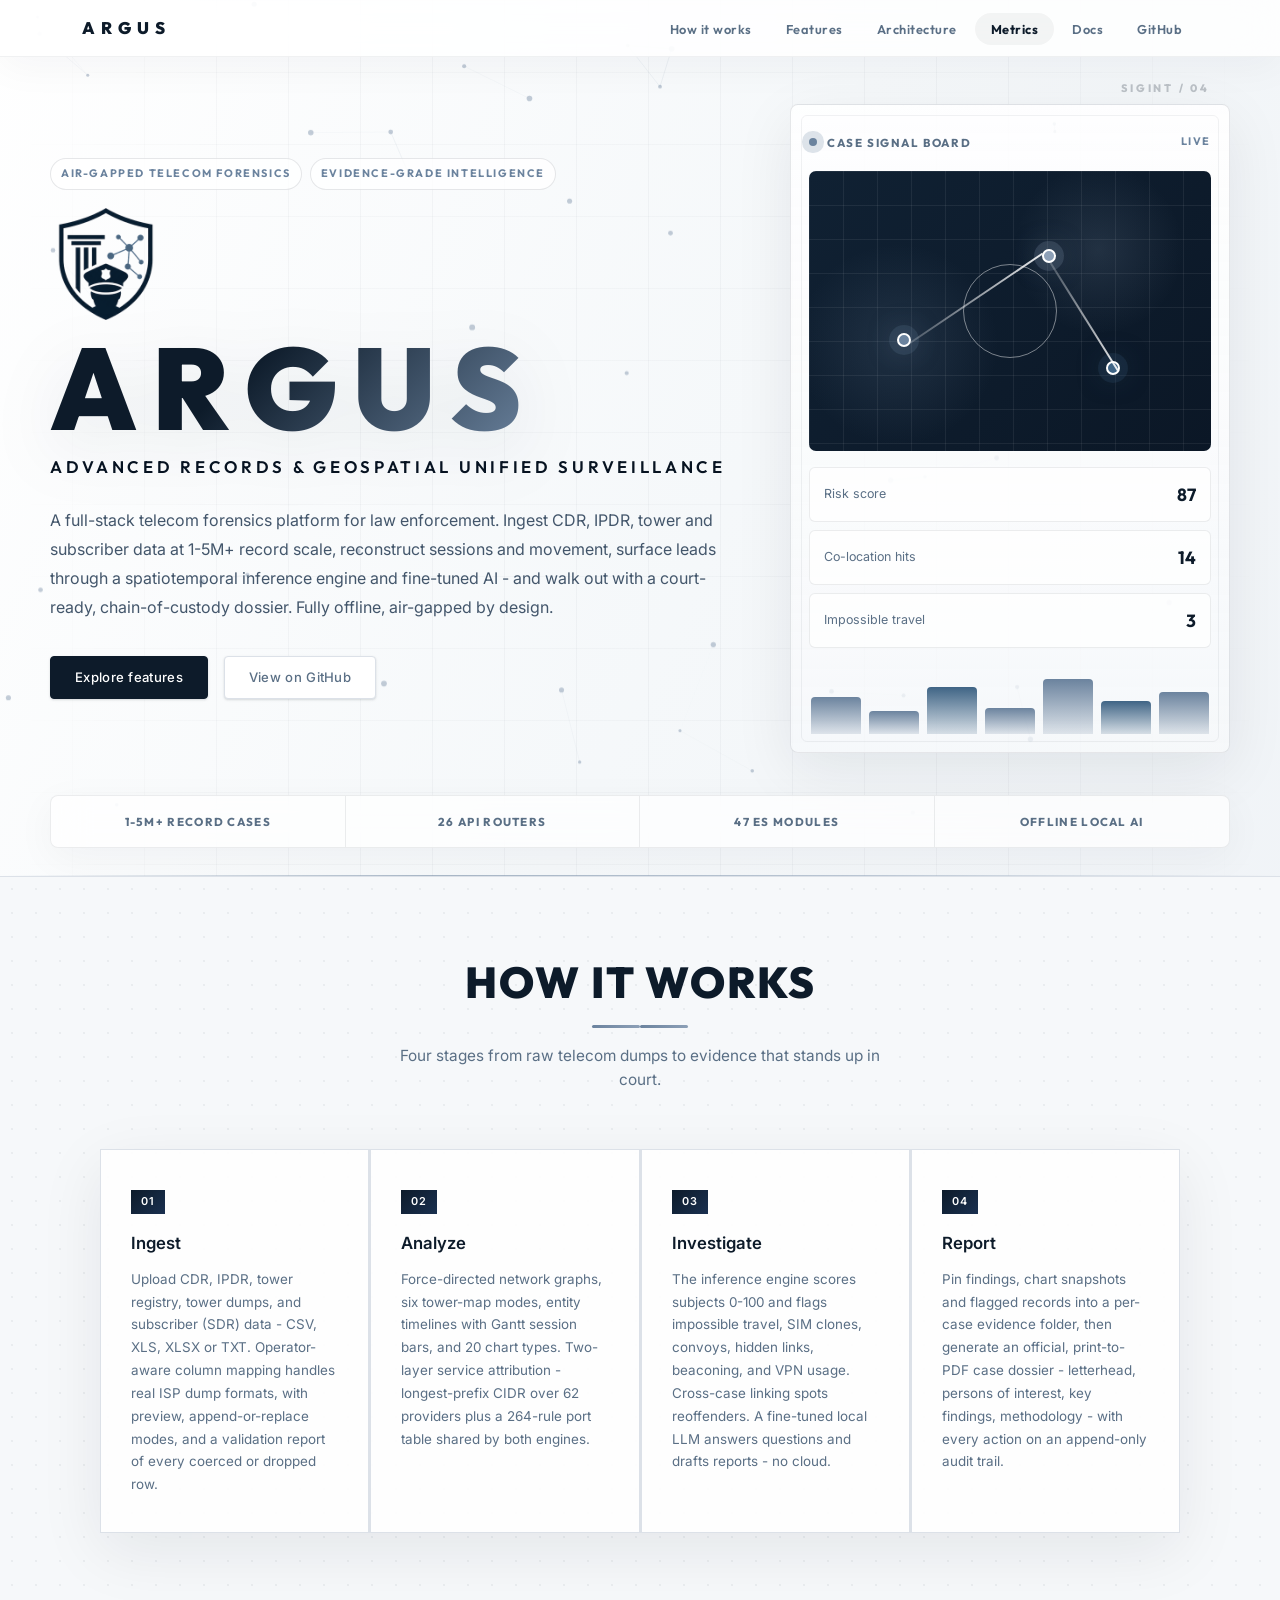
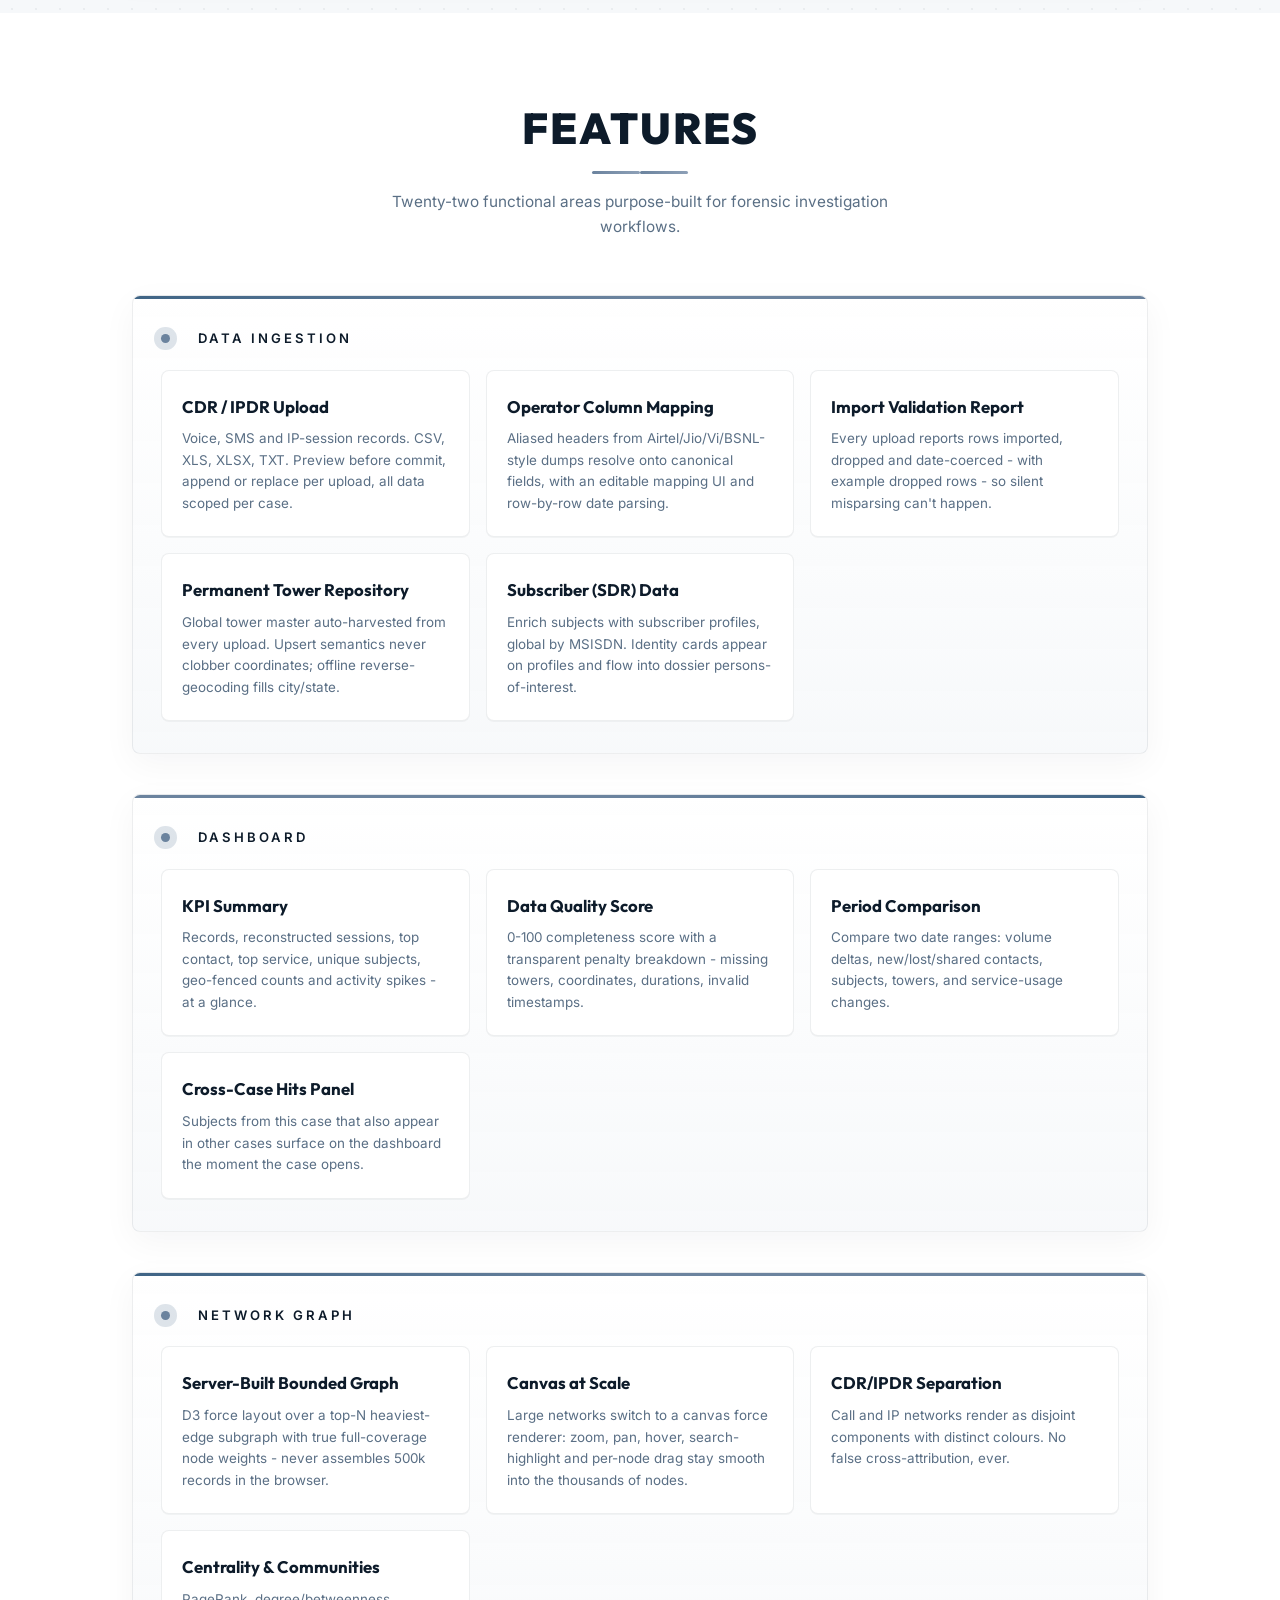
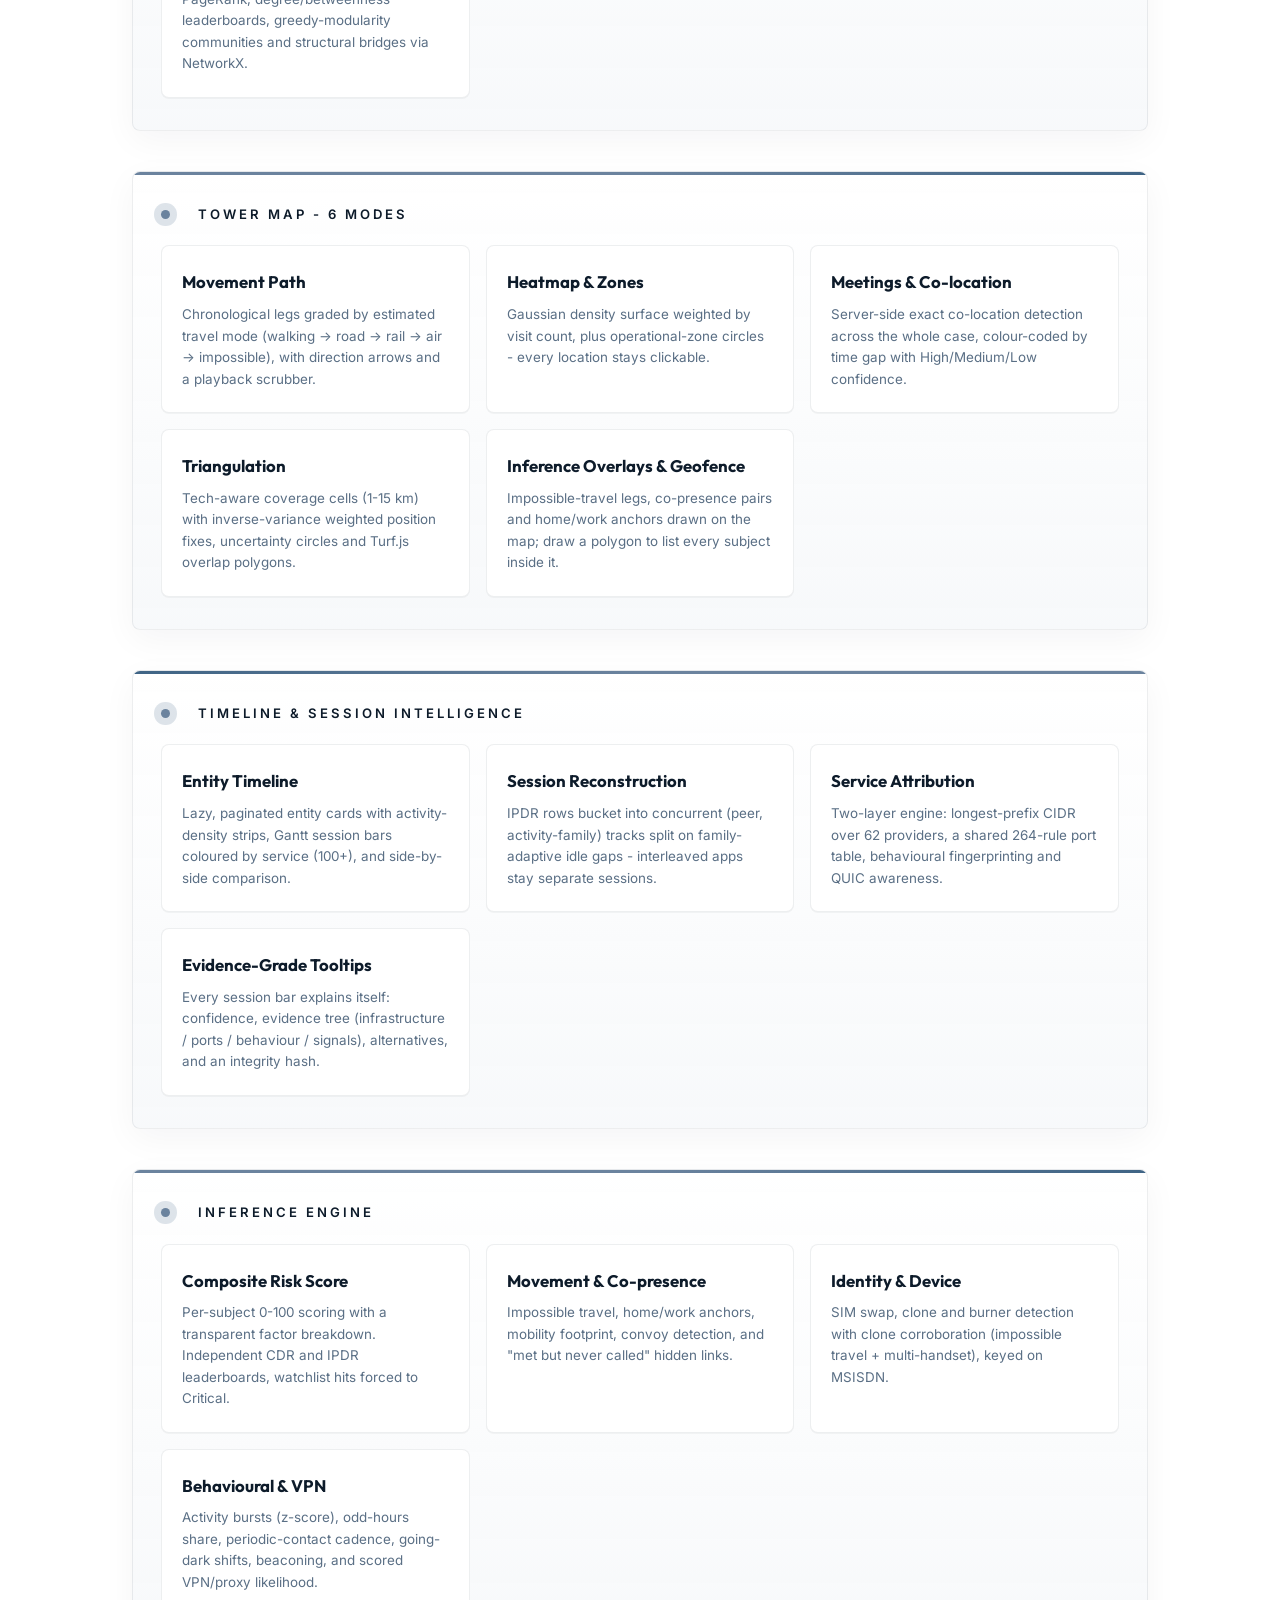
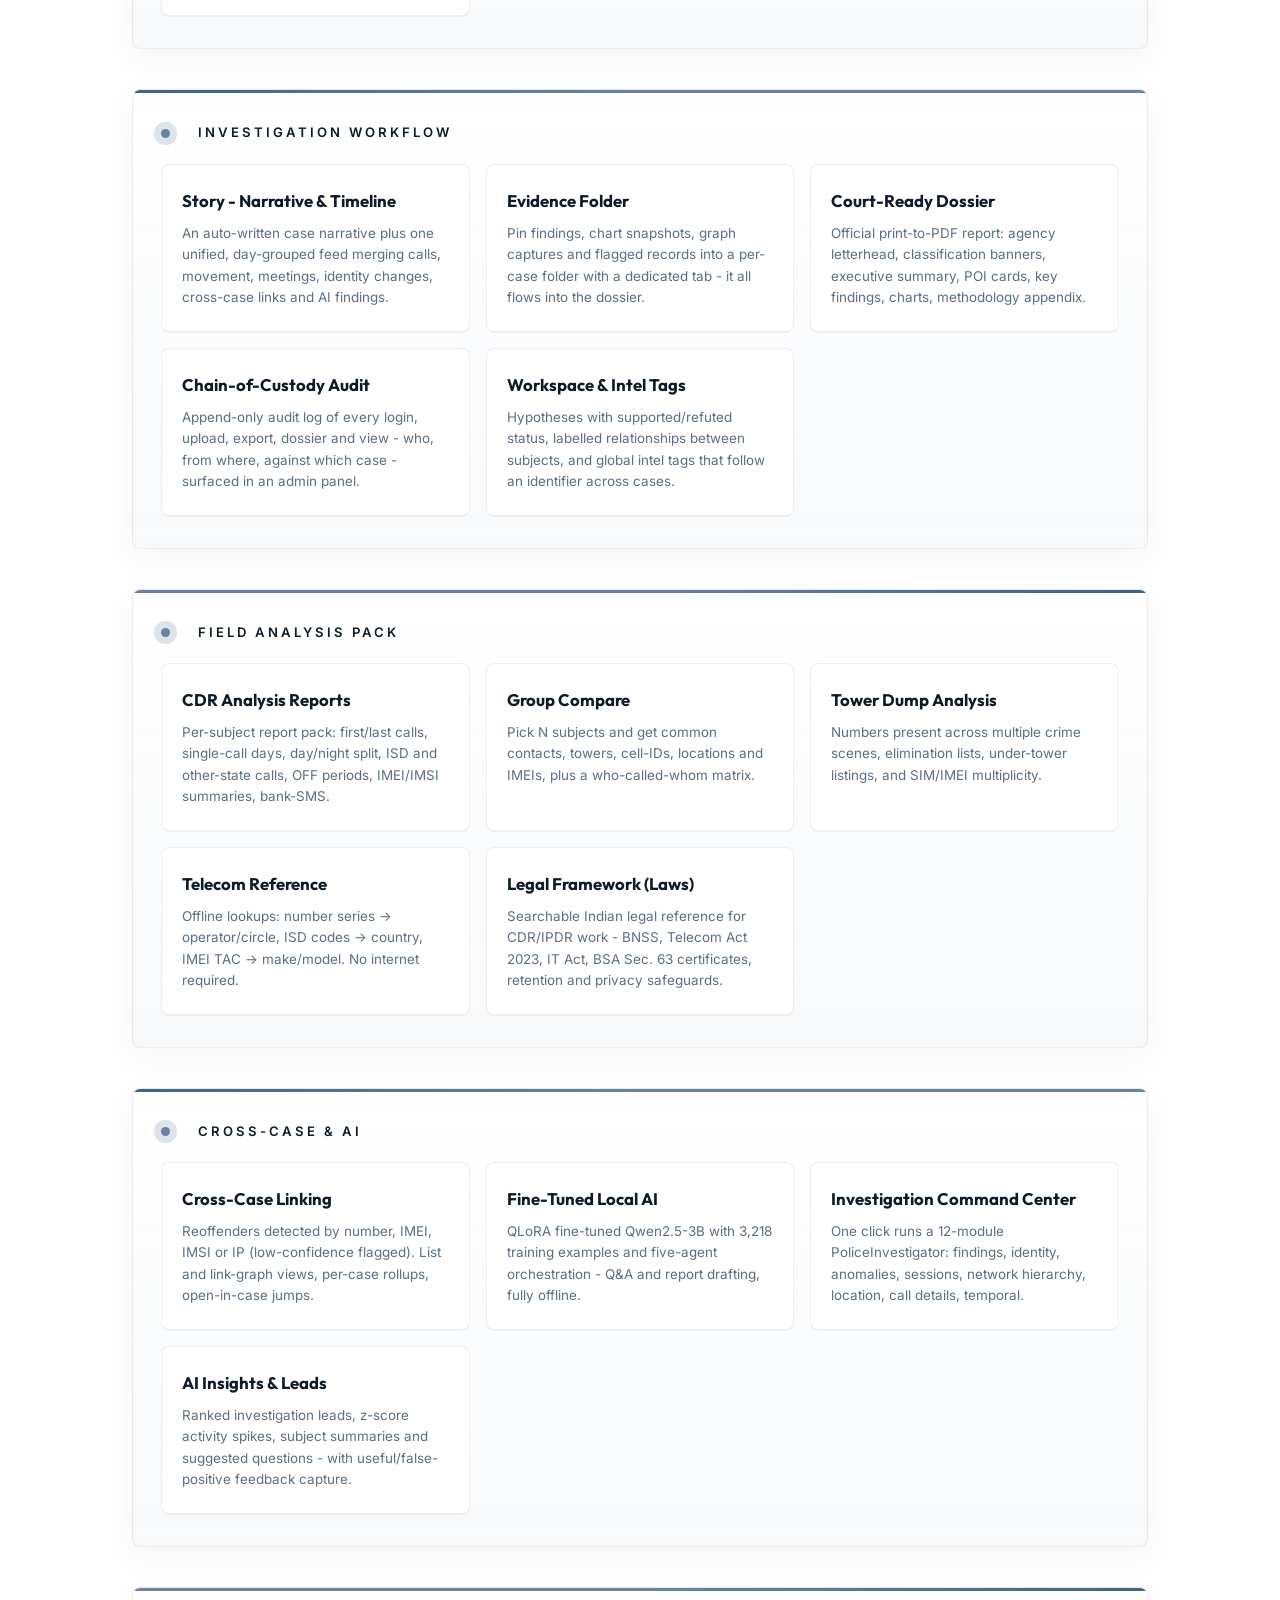
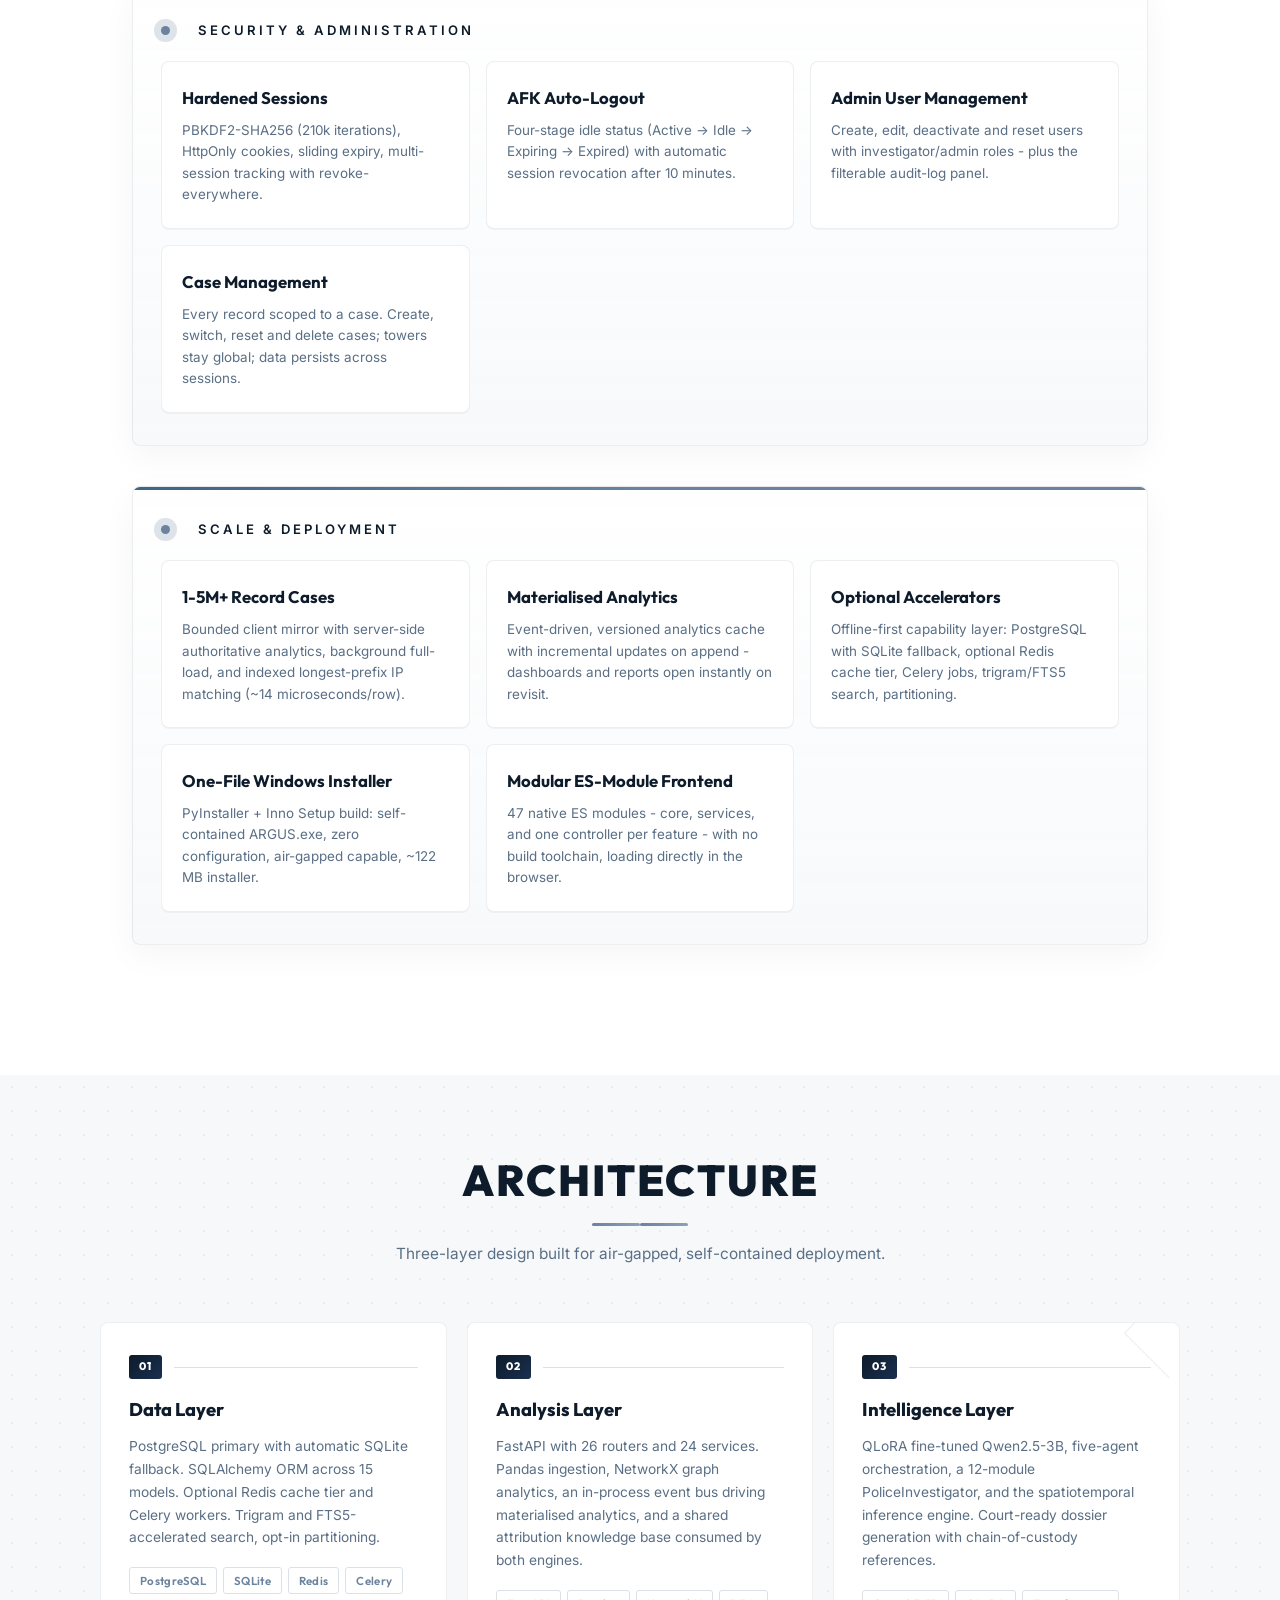
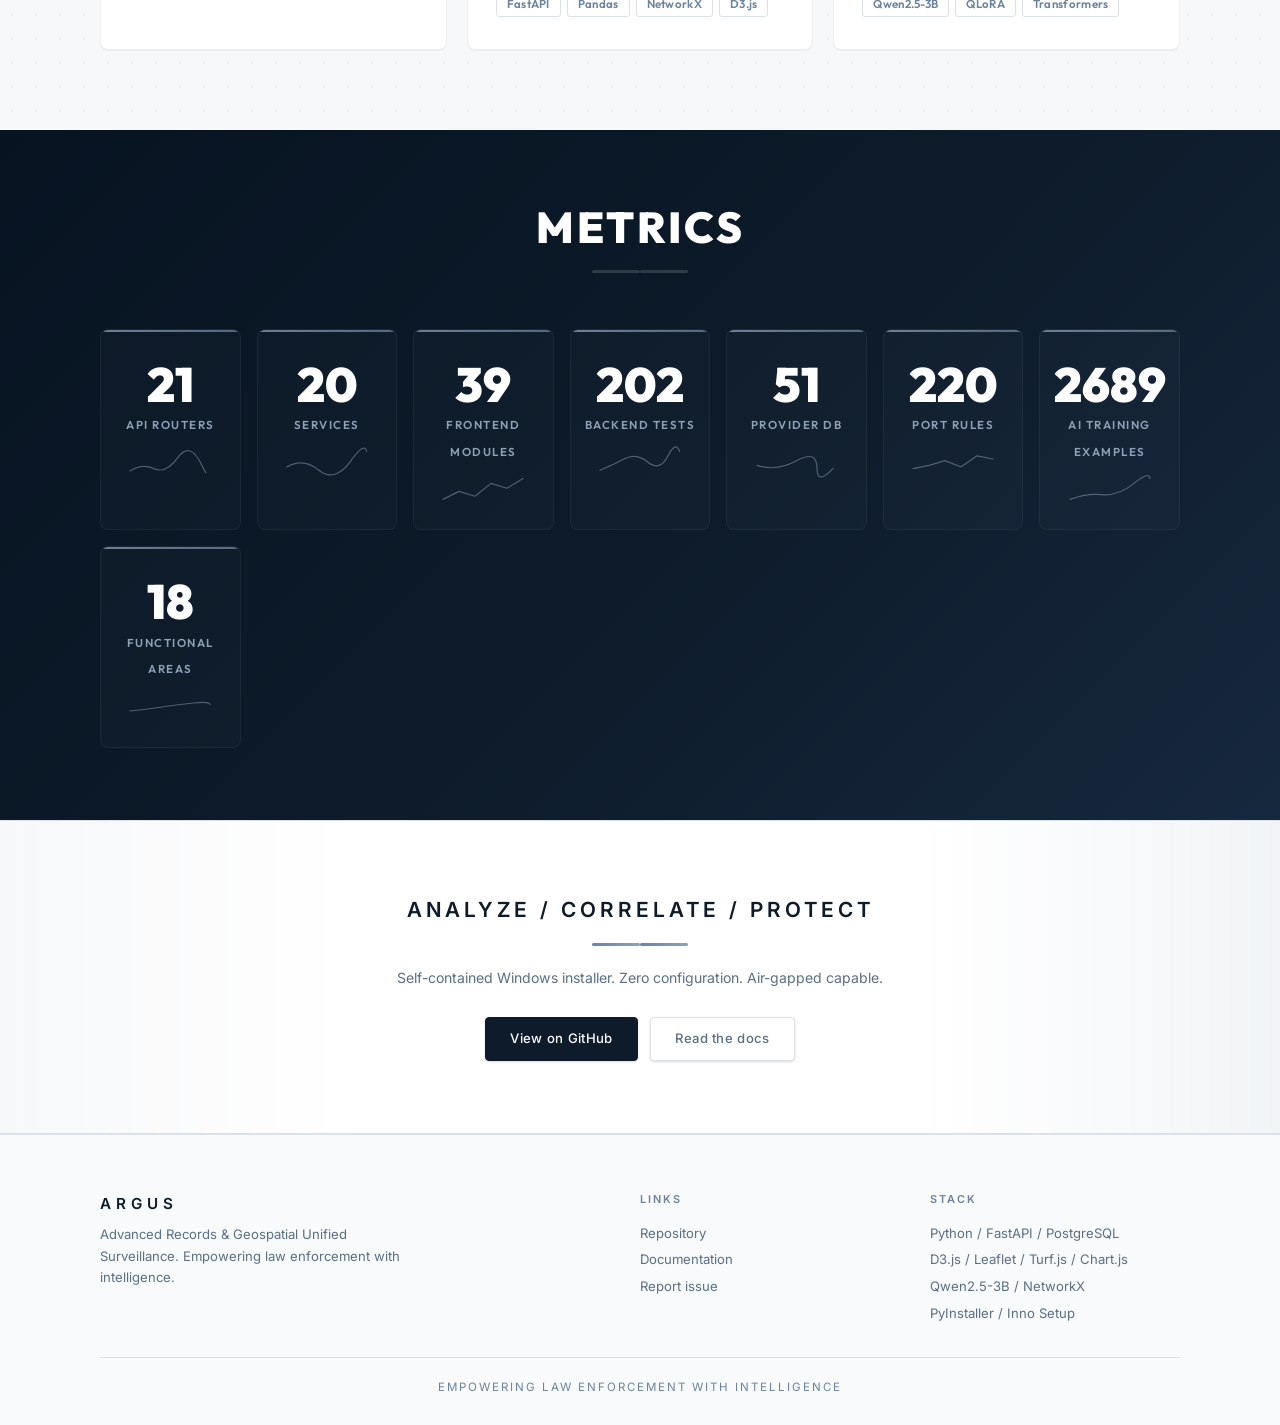
<file: index.html>
<!DOCTYPE html>
<html lang="en">
<head>
 <meta charset="UTF-8">
 <meta name="viewport" content="width=device-width, initial-scale=1.0">
 <title>ARGUS - Advanced Records &amp; Geospatial Unified Surveillance</title>
 <meta name="description" content="ARGUS is a full-stack, air-gapped telecom forensics platform for law enforcement: CDR/IPDR ingestion, session reconstruction, movement mapping, spatiotemporal inference, and court-ready reporting.">
 <link rel="preconnect" href="https://fonts.googleapis.com">
 <link rel="preconnect" href="https://fonts.gstatic.com" crossorigin>
 <link href="https://fonts.googleapis.com/css2?family=Inter:wght@300;400;500;600&family=Outfit:wght@400;500;600;700;800;900&display=swap" rel="stylesheet">
 <link rel="stylesheet" href="styles.css">
 <link rel="icon" type="image/png" href="backend/static/logo-mark.png">
</head>
<body>
 <div id="scroll-progress"></div>

 <nav id="navbar">
 <div class="nav-inner">
 <a href="#" class="logo">ARGUS</a>
 <ul class="nav-links">
 <li><a href="#how">How it works</a></li>
 <li><a href="#features">Features</a></li>
 <li><a href="#architecture">Architecture</a></li>
 <li><a href="#stats">Metrics</a></li>
 <li><a href="docs.html">Docs</a></li>
 <li><a href="https://github.com/Sid1125/TIFM-CDR-IPDR-Visualizer" target="_blank">GitHub</a></li>
 </ul>
 <button id="menu-toggle" aria-label="Menu">Menu</button>
 </div>
 </nav>

 <section id="hero">
 <canvas id="hero-canvas" aria-hidden="true"></canvas>
 <div class="hero-inner">
 <div class="hero-copy">
 <div class="hero-kicker">
 <span>Air-gapped telecom forensics</span>
 <span>Evidence-grade intelligence</span>
 </div>
 <div class="hero-logo">
 <img src="backend/static/logo-mark.png" alt="ARGUS Logo" class="hero-img">
 </div>
 <h1 class="hero-title">ARGUS</h1>
 <div class="hero-tagline">Advanced Records &amp; Geospatial Unified Surveillance</div>
 <div class="hero-desc">
 <p>A full-stack telecom forensics platform for law enforcement. Ingest CDR, IPDR, tower and subscriber data at 1-5M+ record scale, reconstruct sessions and movement, surface leads through a spatiotemporal inference engine and fine-tuned AI - and walk out with a court-ready, chain-of-custody dossier. Fully offline, air-gapped by design.</p>
 </div>
 <div class="hero-btns">
 <a href="#features" class="btn btn-primary">Explore features</a>
 <a href="https://github.com/Sid1125/TIFM-CDR-IPDR-Visualizer" target="_blank" class="btn btn-outline">View on GitHub</a>
 </div>
 </div>

 <div class="hero-visual" aria-hidden="true">
 <div class="intel-panel">
 <div class="panel-top">
 <span class="panel-dot"></span>
 <span>Case Signal Board</span>
 <strong>LIVE</strong>
 </div>
 <div class="map-frame">
 <div class="map-grid"></div>
 <span class="tower tower-a"></span>
 <span class="tower tower-b"></span>
 <span class="tower tower-c"></span>
 <span class="route route-one"></span>
 <span class="route route-two"></span>
 <span class="scan-ring"></span>
 </div>
 <div class="intel-list">
 <div><span>Risk score</span><strong>87</strong></div>
 <div><span>Co-location hits</span><strong>14</strong></div>
 <div><span>Impossible travel</span><strong>3</strong></div>
 </div>
 <div class="trace-bars">
 <span style="--h:62%"></span>
 <span style="--h:38%"></span>
 <span style="--h:78%"></span>
 <span style="--h:44%"></span>
 <span style="--h:91%"></span>
 <span style="--h:55%"></span>
 <span style="--h:70%"></span>
 </div>
 </div>
 </div>
 </div>
 <div class="hero-metrics">
 <span>1-5M+ record cases</span>
 <span>26 API routers</span>
 <span>47 ES modules</span>
 <span>Offline local AI</span>
 </div>
 </section>

 <section id="how">
 <div class="section-header">
 <h2>How it works</h2>
 <div class="sep"><span></span><i></i><span></span></div>
 <p class="section-sub">Four stages from raw telecom dumps to evidence that stands up in court.</p>
 </div>
 <div class="steps">
 <div class="step">
 <div class="step-num">01</div>
 <h3>Ingest</h3>
 <p>Upload CDR, IPDR, tower registry, tower dumps, and subscriber (SDR) data - CSV, XLS, XLSX or TXT. Operator-aware column mapping handles real ISP dump formats, with preview, append-or-replace modes, and a validation report of every coerced or dropped row.</p>
 </div>
 <div class="step-line"></div>
 <div class="step">
 <div class="step-num">02</div>
 <h3>Analyze</h3>
 <p>Force-directed network graphs, six tower-map modes, entity timelines with Gantt session bars, and 20 chart types. Two-layer service attribution - longest-prefix CIDR over 62 providers plus a 264-rule port table shared by both engines.</p>
 </div>
 <div class="step-line"></div>
 <div class="step">
 <div class="step-num">03</div>
 <h3>Investigate</h3>
 <p>The inference engine scores subjects 0-100 and flags impossible travel, SIM clones, convoys, hidden links, beaconing, and VPN usage. Cross-case linking spots reoffenders. A fine-tuned local LLM answers questions and drafts reports - no cloud.</p>
 </div>
 <div class="step-line"></div>
 <div class="step">
 <div class="step-num">04</div>
 <h3>Report</h3>
 <p>Pin findings, chart snapshots and flagged records into a per-case evidence folder, then generate an official, print-to-PDF case dossier - letterhead, persons of interest, key findings, methodology - with every action on an append-only audit trail.</p>
 </div>
 </div>
 </section>

 <section id="features">
 <div class="section-header">
 <h2>Features</h2>
 <div class="sep"><span></span><i></i><span></span></div>
 <p class="section-sub">Twenty-two functional areas purpose-built for forensic investigation workflows.</p>
 </div>

 <div class="feature-group">
 <div class="fg-title">
 <span class="fg-line"></span>
 <h3>Data Ingestion</h3>
 </div>
 <div class="fg-grid">
 <div class="feat-card" data-delay="0">
 <div class="fc-accent"></div>
 <h4>CDR / IPDR Upload</h4>
 <p>Voice, SMS and IP-session records. CSV, XLS, XLSX, TXT. Preview before commit, append or replace per upload, all data scoped per case.</p>
 </div>
 <div class="feat-card" data-delay="1">
 <div class="fc-accent"></div>
 <h4>Operator Column Mapping</h4>
 <p>Aliased headers from Airtel/Jio/Vi/BSNL-style dumps resolve onto canonical fields, with an editable mapping UI and row-by-row date parsing.</p>
 </div>
 <div class="feat-card" data-delay="2">
 <div class="fc-accent"></div>
 <h4>Import Validation Report</h4>
 <p>Every upload reports rows imported, dropped and date-coerced - with example dropped rows - so silent misparsing can't happen.</p>
 </div>
 <div class="feat-card" data-delay="3">
 <div class="fc-accent"></div>
 <h4>Permanent Tower Repository</h4>
 <p>Global tower master auto-harvested from every upload. Upsert semantics never clobber coordinates; offline reverse-geocoding fills city/state.</p>
 </div>
 <div class="feat-card" data-delay="4">
 <div class="fc-accent"></div>
 <h4>Subscriber (SDR) Data</h4>
 <p>Enrich subjects with subscriber profiles, global by MSISDN. Identity cards appear on profiles and flow into dossier persons-of-interest.</p>
 </div>
 </div>
 </div>

 <div class="feature-group">
 <div class="fg-title">
 <span class="fg-line"></span>
 <h3>Dashboard</h3>
 </div>
 <div class="fg-grid">
 <div class="feat-card" data-delay="0">
 <div class="fc-accent"></div>
 <h4>KPI Summary</h4>
 <p>Records, reconstructed sessions, top contact, top service, unique subjects, geo-fenced counts and activity spikes - at a glance.</p>
 </div>
 <div class="feat-card" data-delay="1">
 <div class="fc-accent"></div>
 <h4>Data Quality Score</h4>
 <p>0-100 completeness score with a transparent penalty breakdown - missing towers, coordinates, durations, invalid timestamps.</p>
 </div>
 <div class="feat-card" data-delay="2">
 <div class="fc-accent"></div>
 <h4>Period Comparison</h4>
 <p>Compare two date ranges: volume deltas, new/lost/shared contacts, subjects, towers, and service-usage changes.</p>
 </div>
 <div class="feat-card" data-delay="3">
 <div class="fc-accent"></div>
 <h4>Cross-Case Hits Panel</h4>
 <p>Subjects from this case that also appear in other cases surface on the dashboard the moment the case opens.</p>
 </div>
 </div>
 </div>

 <div class="feature-group">
 <div class="fg-title">
 <span class="fg-line"></span>
 <h3>Network Graph</h3>
 </div>
 <div class="fg-grid">
 <div class="feat-card" data-delay="0">
 <div class="fc-accent"></div>
 <h4>Server-Built Bounded Graph</h4>
 <p>D3 force layout over a top-N heaviest-edge subgraph with true full-coverage node weights - never assembles 500k records in the browser.</p>
 </div>
 <div class="feat-card" data-delay="1">
 <div class="fc-accent"></div>
 <h4>Canvas at Scale</h4>
 <p>Large networks switch to a canvas force renderer: zoom, pan, hover, search-highlight and per-node drag stay smooth into the thousands of nodes.</p>
 </div>
 <div class="feat-card" data-delay="2">
 <div class="fc-accent"></div>
 <h4>CDR/IPDR Separation</h4>
 <p>Call and IP networks render as disjoint components with distinct colours. No false cross-attribution, ever.</p>
 </div>
 <div class="feat-card" data-delay="3">
 <div class="fc-accent"></div>
 <h4>Centrality &amp; Communities</h4>
 <p>PageRank, degree/betweenness leaderboards, greedy-modularity communities and structural bridges via NetworkX.</p>
 </div>
 </div>
 </div>

 <div class="feature-group">
 <div class="fg-title">
 <span class="fg-line"></span>
 <h3>Tower Map - 6 Modes</h3>
 </div>
 <div class="fg-grid">
 <div class="feat-card" data-delay="0">
 <div class="fc-accent"></div>
 <h4>Movement Path</h4>
 <p>Chronological legs graded by estimated travel mode (walking -> road -> rail -> air -> impossible), with direction arrows and a playback scrubber.</p>
 </div>
 <div class="feat-card" data-delay="1">
 <div class="fc-accent"></div>
 <h4>Heatmap &amp; Zones</h4>
 <p>Gaussian density surface weighted by visit count, plus operational-zone circles - every location stays clickable.</p>
 </div>
 <div class="feat-card" data-delay="2">
 <div class="fc-accent"></div>
 <h4>Meetings &amp; Co-location</h4>
 <p>Server-side exact co-location detection across the whole case, colour-coded by time gap with High/Medium/Low confidence.</p>
 </div>
 <div class="feat-card" data-delay="3">
 <div class="fc-accent"></div>
 <h4>Triangulation</h4>
 <p>Tech-aware coverage cells (1-15 km) with inverse-variance weighted position fixes, uncertainty circles and Turf.js overlap polygons.</p>
 </div>
 <div class="feat-card" data-delay="4">
 <div class="fc-accent"></div>
 <h4>Inference Overlays &amp; Geofence</h4>
 <p>Impossible-travel legs, co-presence pairs and home/work anchors drawn on the map; draw a polygon to list every subject inside it.</p>
 </div>
 </div>
 </div>

 <div class="feature-group">
 <div class="fg-title">
 <span class="fg-line"></span>
 <h3>Timeline &amp; Session Intelligence</h3>
 </div>
 <div class="fg-grid">
 <div class="feat-card" data-delay="0">
 <div class="fc-accent"></div>
 <h4>Entity Timeline</h4>
 <p>Lazy, paginated entity cards with activity-density strips, Gantt session bars coloured by service (100+), and side-by-side comparison.</p>
 </div>
 <div class="feat-card" data-delay="1">
 <div class="fc-accent"></div>
 <h4>Session Reconstruction</h4>
 <p>IPDR rows bucket into concurrent (peer, activity-family) tracks split on family-adaptive idle gaps - interleaved apps stay separate sessions.</p>
 </div>
 <div class="feat-card" data-delay="2">
 <div class="fc-accent"></div>
 <h4>Service Attribution</h4>
 <p>Two-layer engine: longest-prefix CIDR over 62 providers, a shared 264-rule port table, behavioural fingerprinting and QUIC awareness.</p>
 </div>
 <div class="feat-card" data-delay="3">
 <div class="fc-accent"></div>
 <h4>Evidence-Grade Tooltips</h4>
 <p>Every session bar explains itself: confidence, evidence tree (infrastructure / ports / behaviour / signals), alternatives, and an integrity hash.</p>
 </div>
 </div>
 </div>

 <div class="feature-group">
 <div class="fg-title">
 <span class="fg-line"></span>
 <h3>Inference Engine</h3>
 </div>
 <div class="fg-grid">
 <div class="feat-card" data-delay="0">
 <div class="fc-accent"></div>
 <h4>Composite Risk Score</h4>
 <p>Per-subject 0-100 scoring with a transparent factor breakdown. Independent CDR and IPDR leaderboards, watchlist hits forced to Critical.</p>
 </div>
 <div class="feat-card" data-delay="1">
 <div class="fc-accent"></div>
 <h4>Movement &amp; Co-presence</h4>
 <p>Impossible travel, home/work anchors, mobility footprint, convoy detection, and "met but never called" hidden links.</p>
 </div>
 <div class="feat-card" data-delay="2">
 <div class="fc-accent"></div>
 <h4>Identity &amp; Device</h4>
 <p>SIM swap, clone and burner detection with clone corroboration (impossible travel + multi-handset), keyed on MSISDN.</p>
 </div>
 <div class="feat-card" data-delay="3">
 <div class="fc-accent"></div>
 <h4>Behavioural &amp; VPN</h4>
 <p>Activity bursts (z-score), odd-hours share, periodic-contact cadence, going-dark shifts, beaconing, and scored VPN/proxy likelihood.</p>
 </div>
 </div>
 </div>

 <div class="feature-group">
 <div class="fg-title">
 <span class="fg-line"></span>
 <h3>Investigation Workflow</h3>
 </div>
 <div class="fg-grid">
 <div class="feat-card" data-delay="0">
 <div class="fc-accent"></div>
 <h4>Story - Narrative &amp; Timeline</h4>
 <p>An auto-written case narrative plus one unified, day-grouped feed merging calls, movement, meetings, identity changes, cross-case links and AI findings.</p>
 </div>
 <div class="feat-card" data-delay="1">
 <div class="fc-accent"></div>
 <h4>Evidence Folder</h4>
 <p>Pin findings, chart snapshots, graph captures and flagged records into a per-case folder with a dedicated tab - it all flows into the dossier.</p>
 </div>
 <div class="feat-card" data-delay="2">
 <div class="fc-accent"></div>
 <h4>Court-Ready Dossier</h4>
 <p>Official print-to-PDF report: agency letterhead, classification banners, executive summary, POI cards, key findings, charts, methodology appendix.</p>
 </div>
 <div class="feat-card" data-delay="3">
 <div class="fc-accent"></div>
 <h4>Chain-of-Custody Audit</h4>
 <p>Append-only audit log of every login, upload, export, dossier and view - who, from where, against which case - surfaced in an admin panel.</p>
 </div>
 <div class="feat-card" data-delay="4">
 <div class="fc-accent"></div>
 <h4>Workspace &amp; Intel Tags</h4>
 <p>Hypotheses with supported/refuted status, labelled relationships between subjects, and global intel tags that follow an identifier across cases.</p>
 </div>
 </div>
 </div>

 <div class="feature-group">
 <div class="fg-title">
 <span class="fg-line"></span>
 <h3>Field Analysis Pack</h3>
 </div>
 <div class="fg-grid">
 <div class="feat-card" data-delay="0">
 <div class="fc-accent"></div>
 <h4>CDR Analysis Reports</h4>
 <p>Per-subject report pack: first/last calls, single-call days, day/night split, ISD and other-state calls, OFF periods, IMEI/IMSI summaries, bank-SMS.</p>
 </div>
 <div class="feat-card" data-delay="1">
 <div class="fc-accent"></div>
 <h4>Group Compare</h4>
 <p>Pick N subjects and get common contacts, towers, cell-IDs, locations and IMEIs, plus a who-called-whom matrix.</p>
 </div>
 <div class="feat-card" data-delay="2">
 <div class="fc-accent"></div>
 <h4>Tower Dump Analysis</h4>
 <p>Numbers present across multiple crime scenes, elimination lists, under-tower listings, and SIM/IMEI multiplicity.</p>
 </div>
 <div class="feat-card" data-delay="3">
 <div class="fc-accent"></div>
 <h4>Telecom Reference</h4>
 <p>Offline lookups: number series -> operator/circle, ISD codes -> country, IMEI TAC -> make/model. No internet required.</p>
 </div>
 <div class="feat-card" data-delay="4">
 <div class="fc-accent"></div>
 <h4>Legal Framework (Laws)</h4>
 <p>Searchable Indian legal reference for CDR/IPDR work - BNSS, Telecom Act 2023, IT Act, BSA Sec. 63 certificates, retention and privacy safeguards.</p>
 </div>
 </div>
 </div>

 <div class="feature-group">
 <div class="fg-title">
 <span class="fg-line"></span>
 <h3>Cross-Case &amp; AI</h3>
 </div>
 <div class="fg-grid">
 <div class="feat-card" data-delay="0">
 <div class="fc-accent"></div>
 <h4>Cross-Case Linking</h4>
 <p>Reoffenders detected by number, IMEI, IMSI or IP (low-confidence flagged). List and link-graph views, per-case rollups, open-in-case jumps.</p>
 </div>
 <div class="feat-card" data-delay="1">
 <div class="fc-accent"></div>
 <h4>Fine-Tuned Local AI</h4>
 <p>QLoRA fine-tuned Qwen2.5-3B with 3,218 training examples and five-agent orchestration - Q&amp;A and report drafting, fully offline.</p>
 </div>
 <div class="feat-card" data-delay="2">
 <div class="fc-accent"></div>
 <h4>Investigation Command Center</h4>
 <p>One click runs a 12-module PoliceInvestigator: findings, identity, anomalies, sessions, network hierarchy, location, call details, temporal.</p>
 </div>
 <div class="feat-card" data-delay="3">
 <div class="fc-accent"></div>
 <h4>AI Insights &amp; Leads</h4>
 <p>Ranked investigation leads, z-score activity spikes, subject summaries and suggested questions - with useful/false-positive feedback capture.</p>
 </div>
 </div>
 </div>

 <div class="feature-group">
 <div class="fg-title">
 <span class="fg-line"></span>
 <h3>Security &amp; Administration</h3>
 </div>
 <div class="fg-grid">
 <div class="feat-card" data-delay="0">
 <div class="fc-accent"></div>
 <h4>Hardened Sessions</h4>
 <p>PBKDF2-SHA256 (210k iterations), HttpOnly cookies, sliding expiry, multi-session tracking with revoke-everywhere.</p>
 </div>
 <div class="feat-card" data-delay="1">
 <div class="fc-accent"></div>
 <h4>AFK Auto-Logout</h4>
 <p>Four-stage idle status (Active -> Idle -> Expiring -> Expired) with automatic session revocation after 10 minutes.</p>
 </div>
 <div class="feat-card" data-delay="2">
 <div class="fc-accent"></div>
 <h4>Admin User Management</h4>
 <p>Create, edit, deactivate and reset users with investigator/admin roles - plus the filterable audit-log panel.</p>
 </div>
 <div class="feat-card" data-delay="3">
 <div class="fc-accent"></div>
 <h4>Case Management</h4>
 <p>Every record scoped to a case. Create, switch, reset and delete cases; towers stay global; data persists across sessions.</p>
 </div>
 </div>
 </div>

 <div class="feature-group">
 <div class="fg-title">
 <span class="fg-line"></span>
 <h3>Scale &amp; Deployment</h3>
 </div>
 <div class="fg-grid">
 <div class="feat-card" data-delay="0">
 <div class="fc-accent"></div>
 <h4>1-5M+ Record Cases</h4>
 <p>Bounded client mirror with server-side authoritative analytics, background full-load, and indexed longest-prefix IP matching (~14 microseconds/row).</p>
 </div>
 <div class="feat-card" data-delay="1">
 <div class="fc-accent"></div>
 <h4>Materialised Analytics</h4>
 <p>Event-driven, versioned analytics cache with incremental updates on append - dashboards and reports open instantly on revisit.</p>
 </div>
 <div class="feat-card" data-delay="2">
 <div class="fc-accent"></div>
 <h4>Optional Accelerators</h4>
 <p>Offline-first capability layer: PostgreSQL with SQLite fallback, optional Redis cache tier, Celery jobs, trigram/FTS5 search, partitioning.</p>
 </div>
 <div class="feat-card" data-delay="3">
 <div class="fc-accent"></div>
 <h4>One-File Windows Installer</h4>
 <p>PyInstaller + Inno Setup build: self-contained ARGUS.exe, zero configuration, air-gapped capable, ~122 MB installer.</p>
 </div>
 <div class="feat-card" data-delay="4">
 <div class="fc-accent"></div>
 <h4>Modular ES-Module Frontend</h4>
 <p>47 native ES modules - core, services, and one controller per feature - with no build toolchain, loading directly in the browser.</p>
 </div>
 </div>
 </div>
 </section>

 <section id="architecture">
 <div class="section-header">
 <h2>Architecture</h2>
 <div class="sep"><span></span><i></i><span></span></div>
 <p class="section-sub">Three-layer design built for air-gapped, self-contained deployment.</p>
 </div>
 <div class="arch-grid">
 <div class="arch-card">
 <div class="arch-top">
 <span class="arch-num">01</span>
 <div class="arch-line"></div>
 </div>
 <h3>Data Layer</h3>
 <p>PostgreSQL primary with automatic SQLite fallback. SQLAlchemy ORM across 15 models. Optional Redis cache tier and Celery workers. Trigram and FTS5-accelerated search, opt-in partitioning.</p>
 <div class="arch-chips">
 <span>PostgreSQL</span><span>SQLite</span><span>Redis</span><span>Celery</span>
 </div>
 </div>
 <div class="arch-card">
 <div class="arch-top">
 <span class="arch-num">02</span>
 <div class="arch-line"></div>
 </div>
 <h3>Analysis Layer</h3>
 <p>FastAPI with 26 routers and 24 services. Pandas ingestion, NetworkX graph analytics, an in-process event bus driving materialised analytics, and a shared attribution knowledge base consumed by both engines.</p>
 <div class="arch-chips">
 <span>FastAPI</span><span>Pandas</span><span>NetworkX</span><span>D3.js</span>
 </div>
 </div>
 <div class="arch-card">
 <div class="arch-top">
 <span class="arch-num">03</span>
 <div class="arch-line"></div>
 </div>
 <h3>Intelligence Layer</h3>
 <p>QLoRA fine-tuned Qwen2.5-3B, five-agent orchestration, a 12-module PoliceInvestigator, and the spatiotemporal inference engine. Court-ready dossier generation with chain-of-custody references.</p>
 <div class="arch-chips">
 <span>Qwen2.5-3B</span><span>QLoRA</span><span>Transformers</span>
 </div>
 </div>
 </div>
 </section>

 <section id="stats">
 <div class="section-header">
 <h2>Metrics</h2>
 <div class="sep"><span></span><i></i><span></span></div>
 </div>
 <div class="stats-grid">
 <div class="stat-card">
 <span class="stat-num" data-target="26">0</span>
 <span class="stat-label">API Routers</span>
 <div class="stat-sparkline">
 <svg viewBox="0 0 100 30" class="sparkline">
 <path d="M 0 25 Q 15 15, 30 22 T 60 8 T 90 18 T 100 12"></path>
 </svg>
 </div>
 </div>
 <div class="stat-card">
 <span class="stat-num" data-target="24">0</span>
 <span class="stat-label">Services</span>
 <div class="stat-sparkline">
 <svg viewBox="0 0 100 30" class="sparkline">
 <path d="M 0 20 Q 20 8, 40 24 T 80 12 T 100 6"></path>
 </svg>
 </div>
 </div>
 <div class="stat-card">
 <span class="stat-num" data-target="47">0</span>
 <span class="stat-label">Frontend Modules</span>
 <div class="stat-sparkline">
 <svg viewBox="0 0 100 30" class="sparkline">
 <path d="M 0 28 L 20 18 L 40 24 L 60 8 L 80 14 L 100 2"></path>
 </svg>
 </div>
 </div>
 <div class="stat-card">
 <span class="stat-num" data-target="242">0</span>
 <span class="stat-label">Backend Tests</span>
 <div class="stat-sparkline">
 <svg viewBox="0 0 100 30" class="sparkline">
 <path d="M 0 24 Q 15 18, 30 10 T 60 14 T 85 6 T 100 2"></path>
 </svg>
 </div>
 </div>
 <div class="stat-card">
 <span class="stat-num" data-target="62">0</span>
 <span class="stat-label">Provider DB</span>
 <div class="stat-sparkline">
 <svg viewBox="0 0 100 30" class="sparkline">
 <path d="M 0 18 Q 25 26, 50 12 T 75 22 T 100 16"></path>
 </svg>
 </div>
 </div>
 <div class="stat-card">
 <span class="stat-num" data-target="264">0</span>
 <span class="stat-label">Port Rules</span>
 <div class="stat-sparkline">
 <svg viewBox="0 0 100 30" class="sparkline">
 <path d="M 0 22 L 20 18 L 40 12 L 60 20 L 80 6 L 100 10"></path>
 </svg>
 </div>
 </div>
 <div class="stat-card">
 <span class="stat-num" data-target="3218">0</span>
 <span class="stat-label">AI Training Examples</span>
 <div class="stat-sparkline">
 <svg viewBox="0 0 100 30" class="sparkline">
 <path d="M 0 28 Q 20 20, 40 22 T 80 8 T 100 2"></path>
 </svg>
 </div>
 </div>
 <div class="stat-card">
 <span class="stat-num" data-target="22">0</span>
 <span class="stat-label">Functional Areas</span>
 <div class="stat-sparkline">
 <svg viewBox="0 0 100 30" class="sparkline">
 <path d="M 0 20 Q 20 18, 40 15 T 80 10 T 100 12"></path>
 </svg>
 </div>
 </div>
 </div>
 </section>

 <section id="cta">
 <div class="cta-inner">
 <h2>Analyze / Correlate / Protect</h2>
 <div class="sep"><span></span><i></i><span></span></div>
 <p>Self-contained Windows installer. Zero configuration. Air-gapped capable.</p>
 <div class="cta-btns">
 <a href="https://github.com/Sid1125/TIFM-CDR-IPDR-Visualizer" target="_blank" class="btn btn-navy">View on GitHub</a>
 <a href="https://github.com/Sid1125/TIFM-CDR-IPDR-Visualizer#readme" target="_blank" class="btn btn-ghost">Read the docs</a>
 </div>
 </div>
 </section>

 <footer>
 <div class="footer-inner">
 <div class="footer-col">
 <div class="footer-brand">ARGUS</div>
 <p class="footer-desc">Advanced Records &amp; Geospatial Unified Surveillance. Empowering law enforcement with intelligence.</p>
 </div>
 <div class="footer-col">
 <h4>Links</h4>
 <a href="https://github.com/Sid1125/TIFM-CDR-IPDR-Visualizer" target="_blank">Repository</a>
 <a href="https://github.com/Sid1125/TIFM-CDR-IPDR-Visualizer#readme" target="_blank">Documentation</a>
 <a href="https://github.com/Sid1125/TIFM-CDR-IPDR-Visualizer/issues" target="_blank">Report issue</a>
 </div>
 <div class="footer-col">
 <h4>Stack</h4>
 <span>Python / FastAPI / PostgreSQL</span>
 <span>D3.js / Leaflet / Turf.js / Chart.js</span>
 <span>Qwen2.5-3B / NetworkX</span>
 <span>PyInstaller / Inno Setup</span>
 </div>
 </div>
 <div class="footer-bottom">Empowering Law Enforcement with Intelligence</div>
 </footer>

 <script src="app.js"></script>
</body>
</html>
</file>
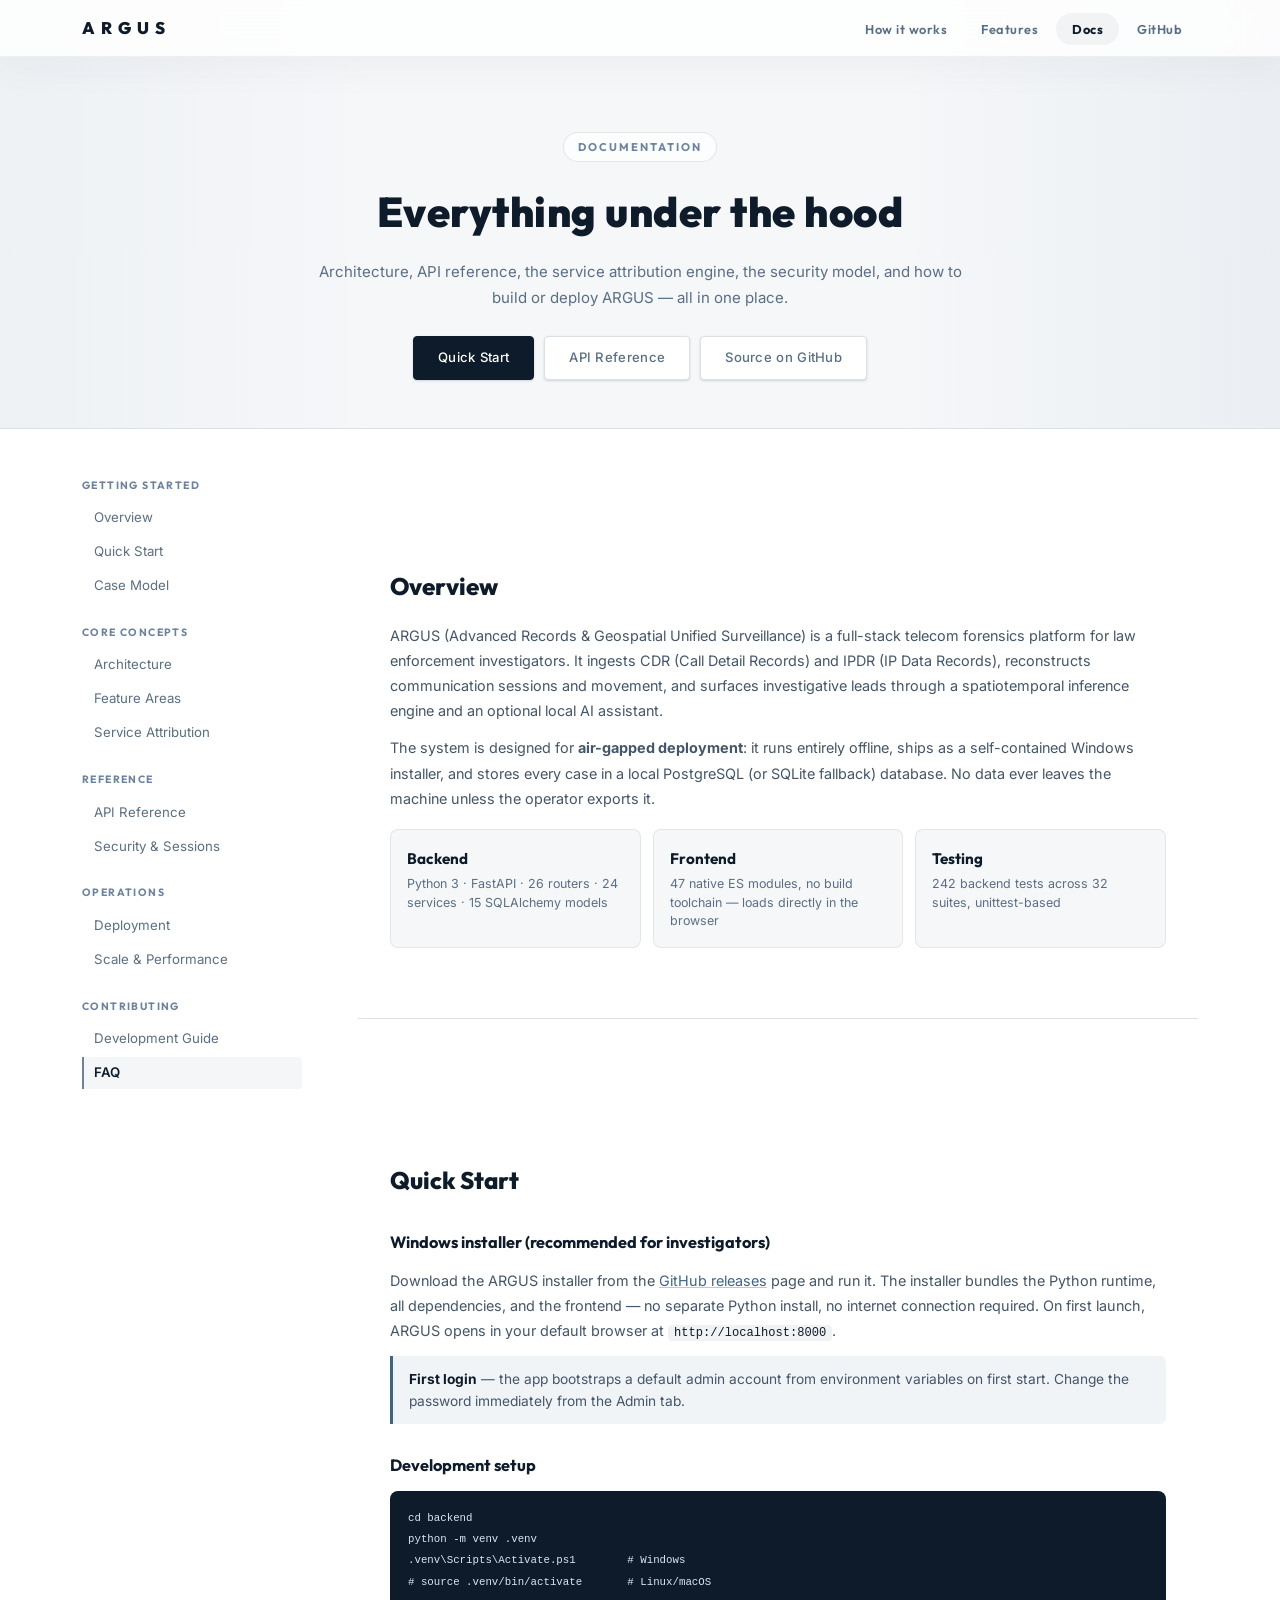
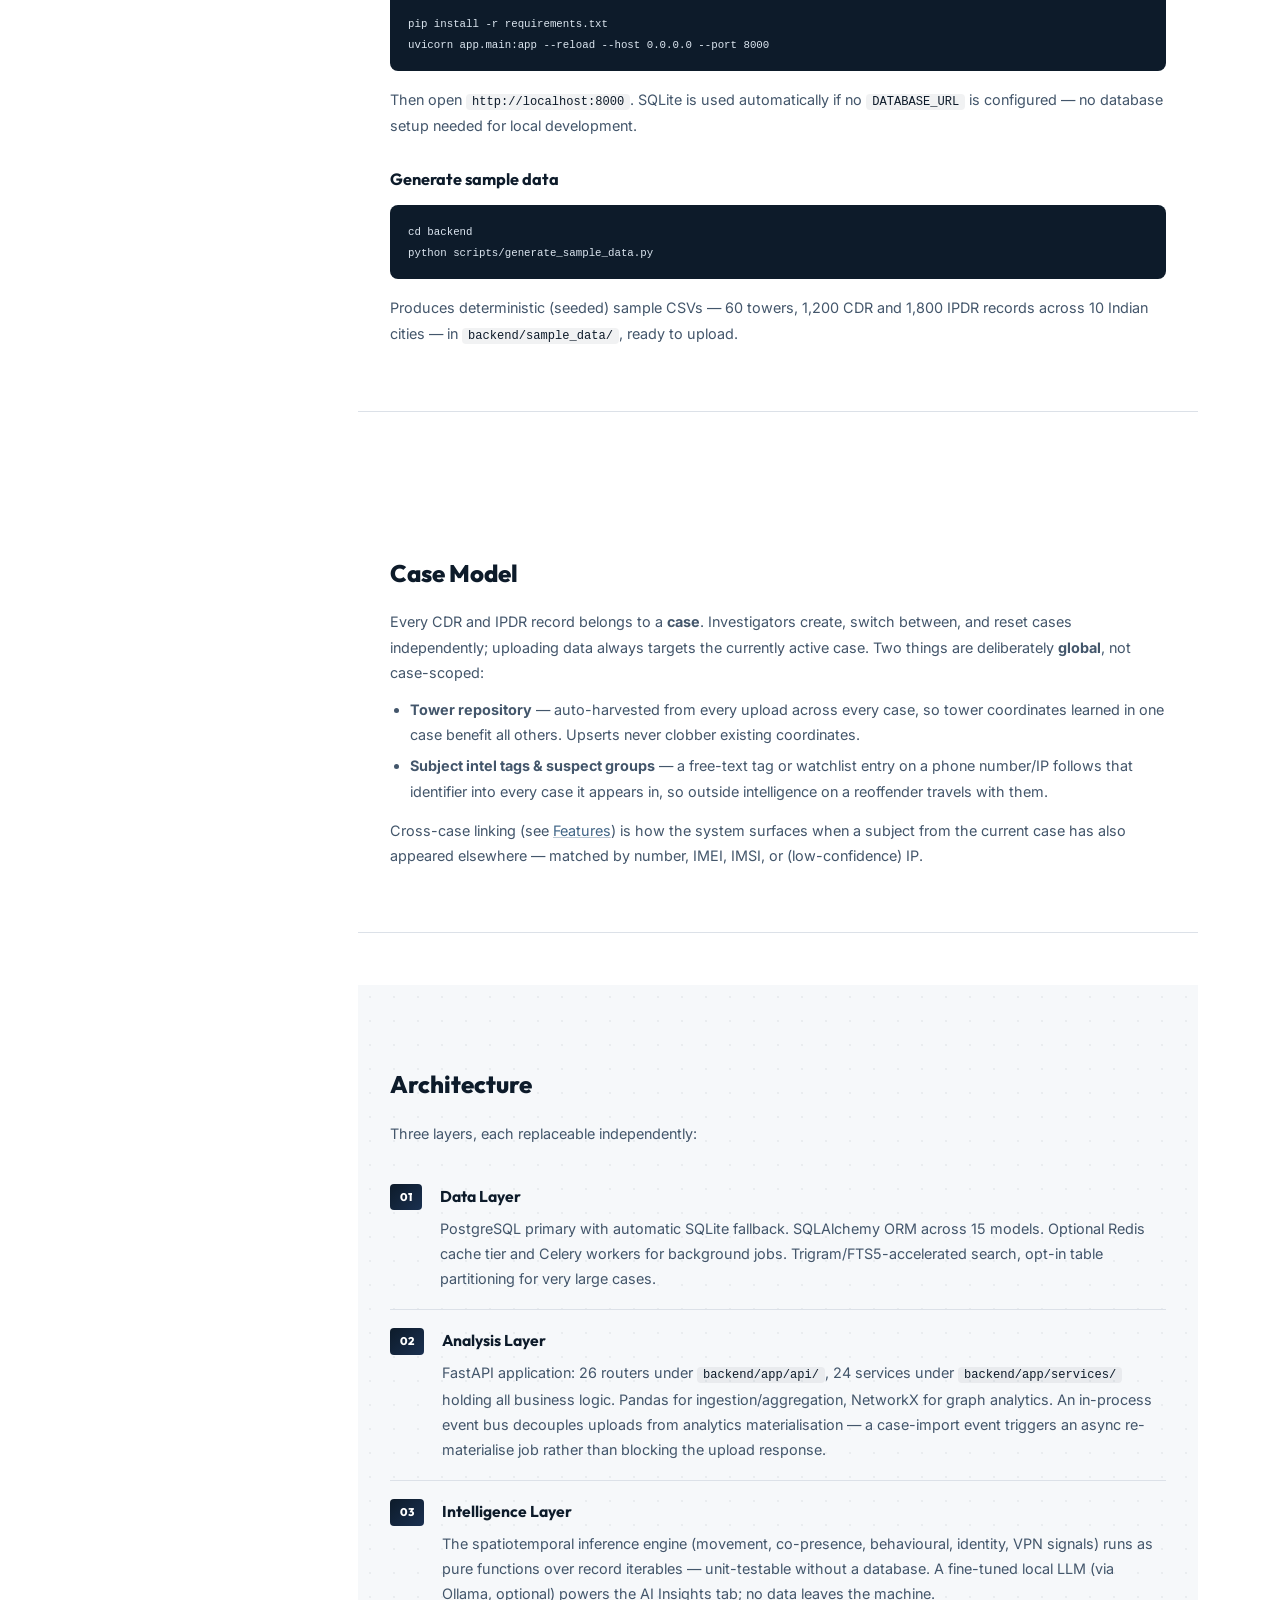
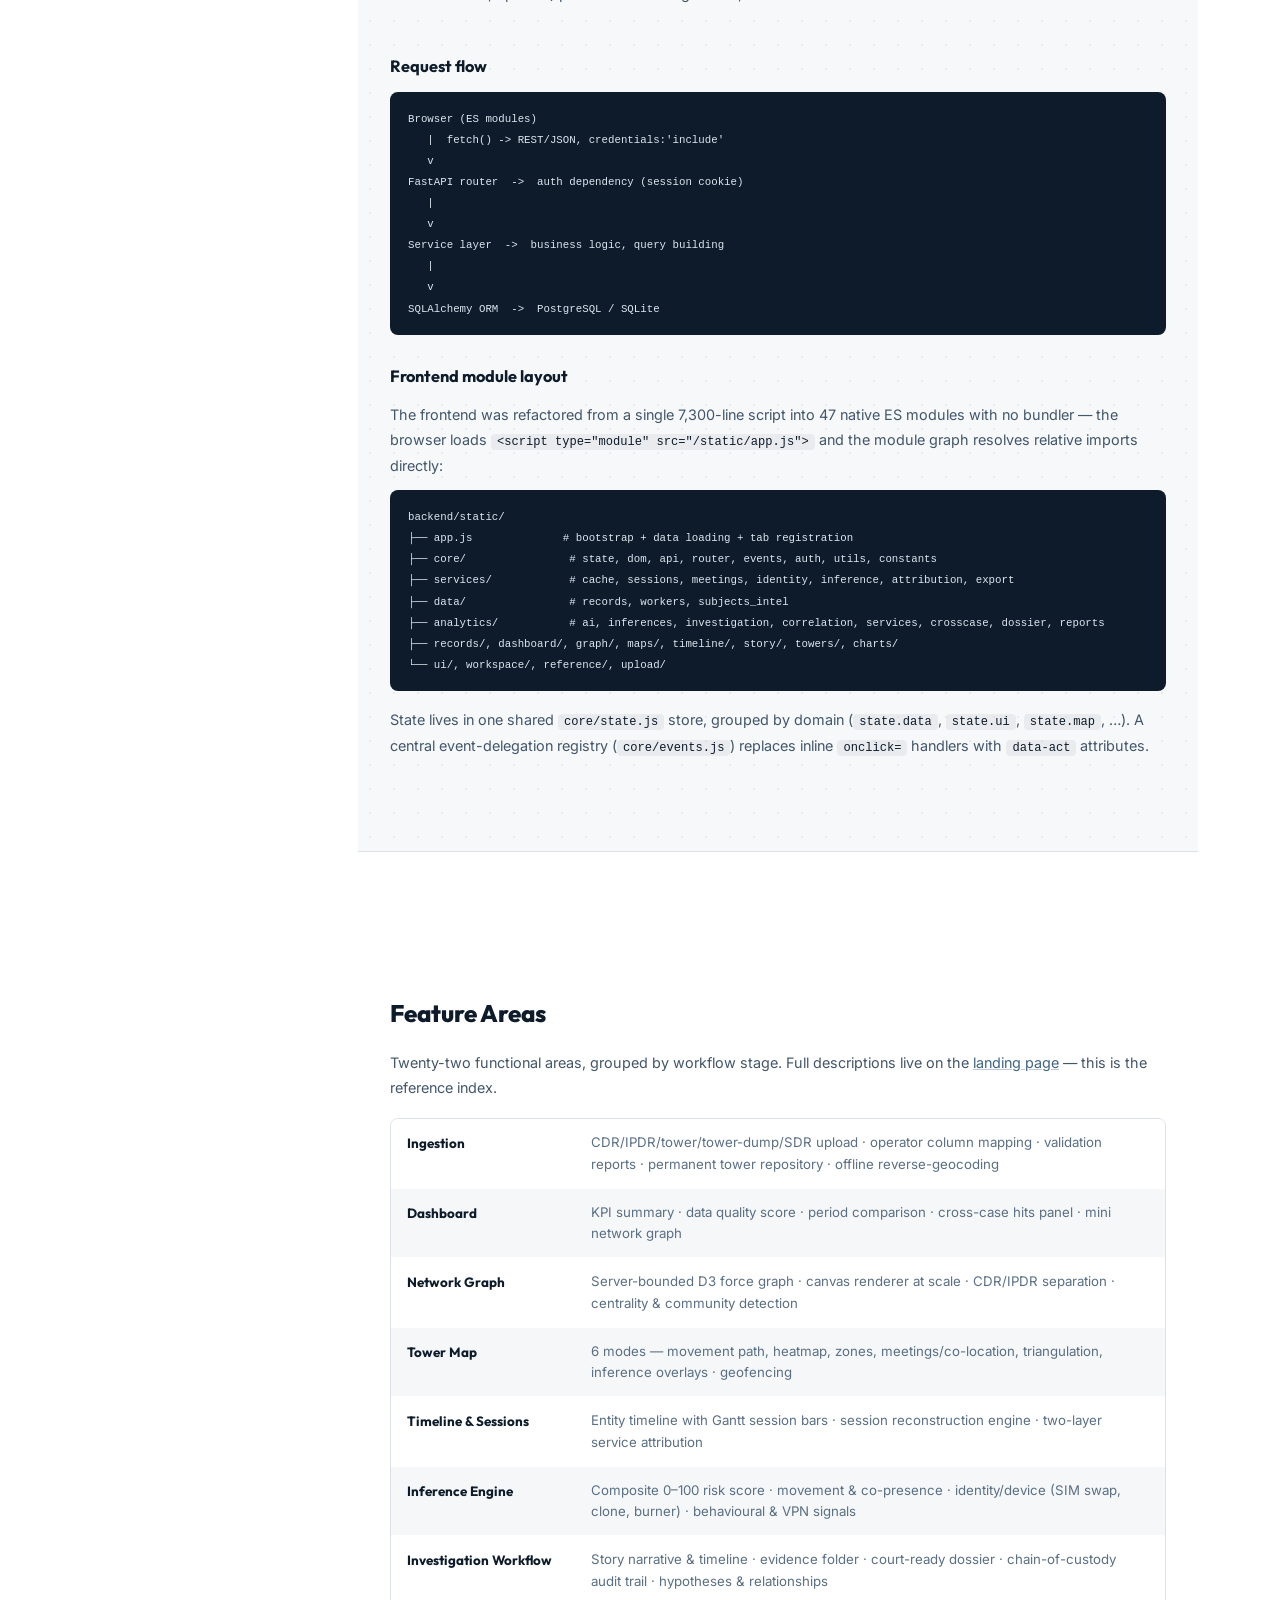
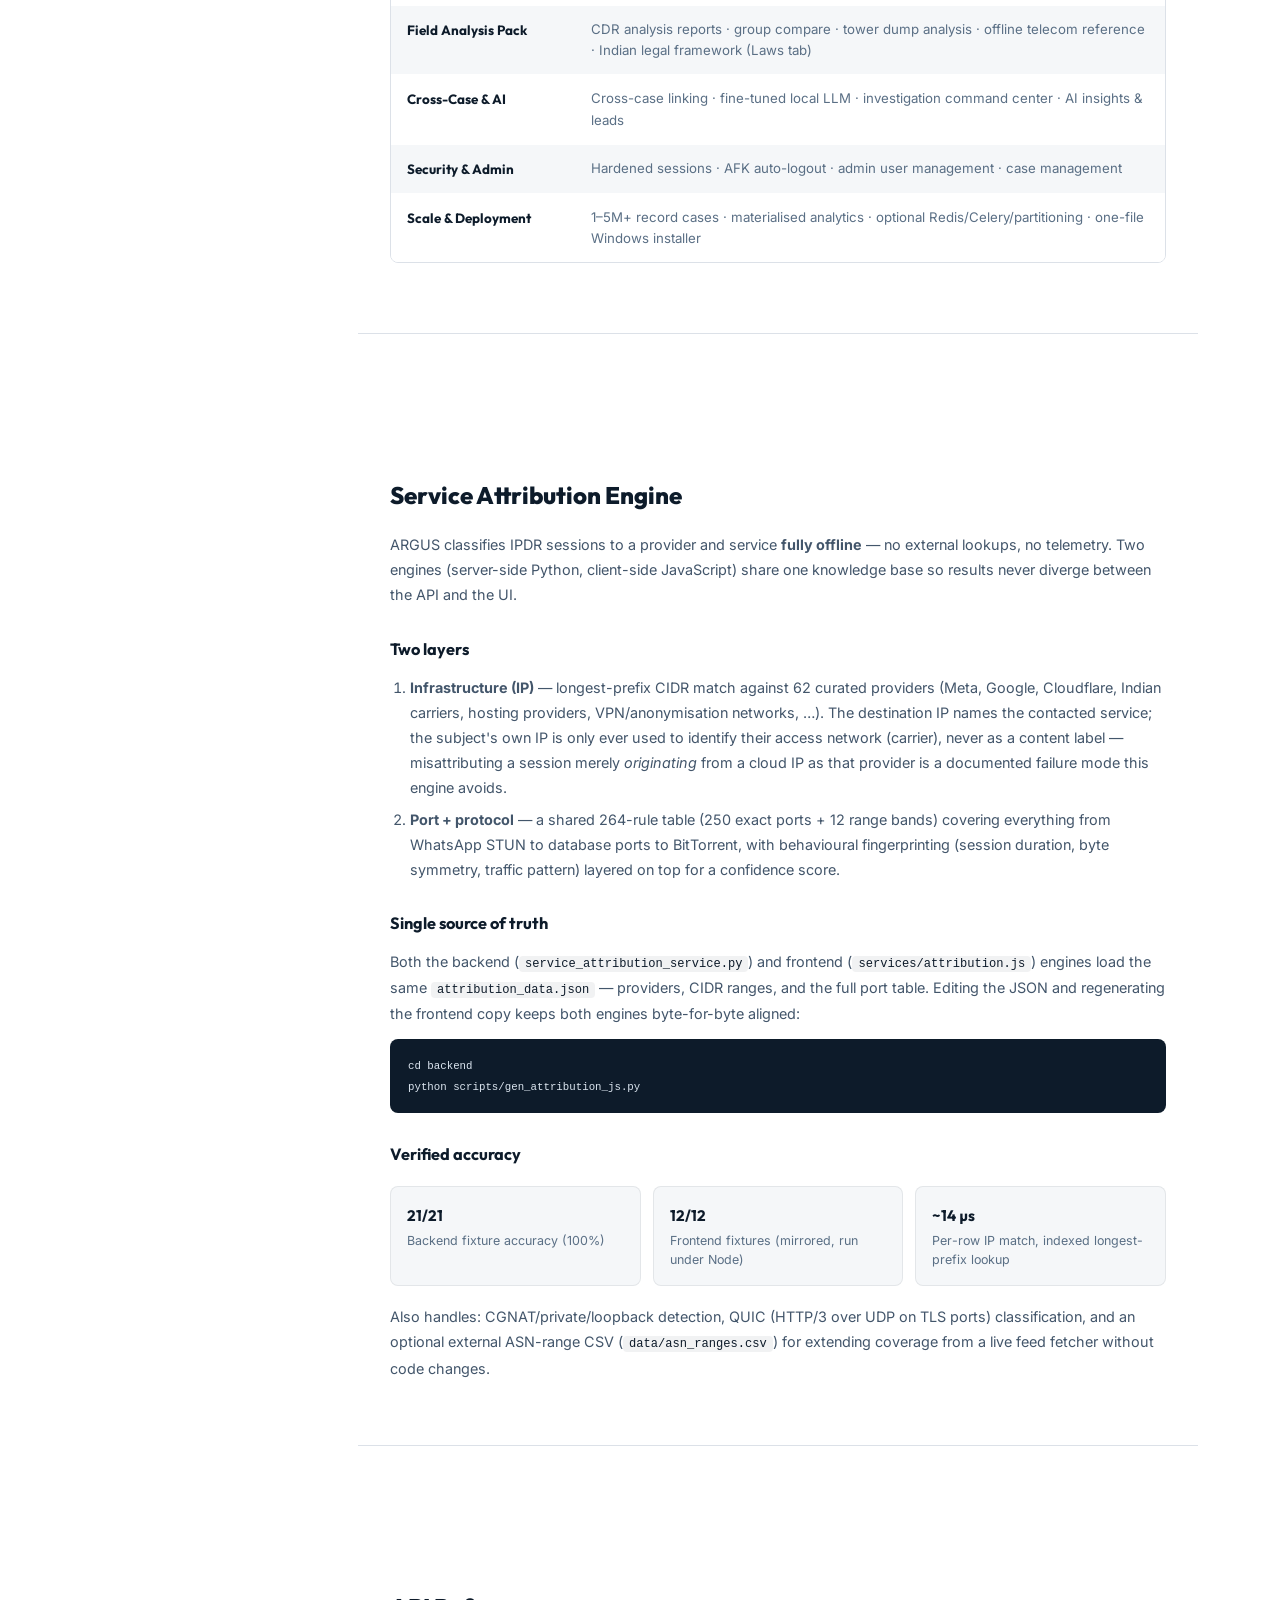
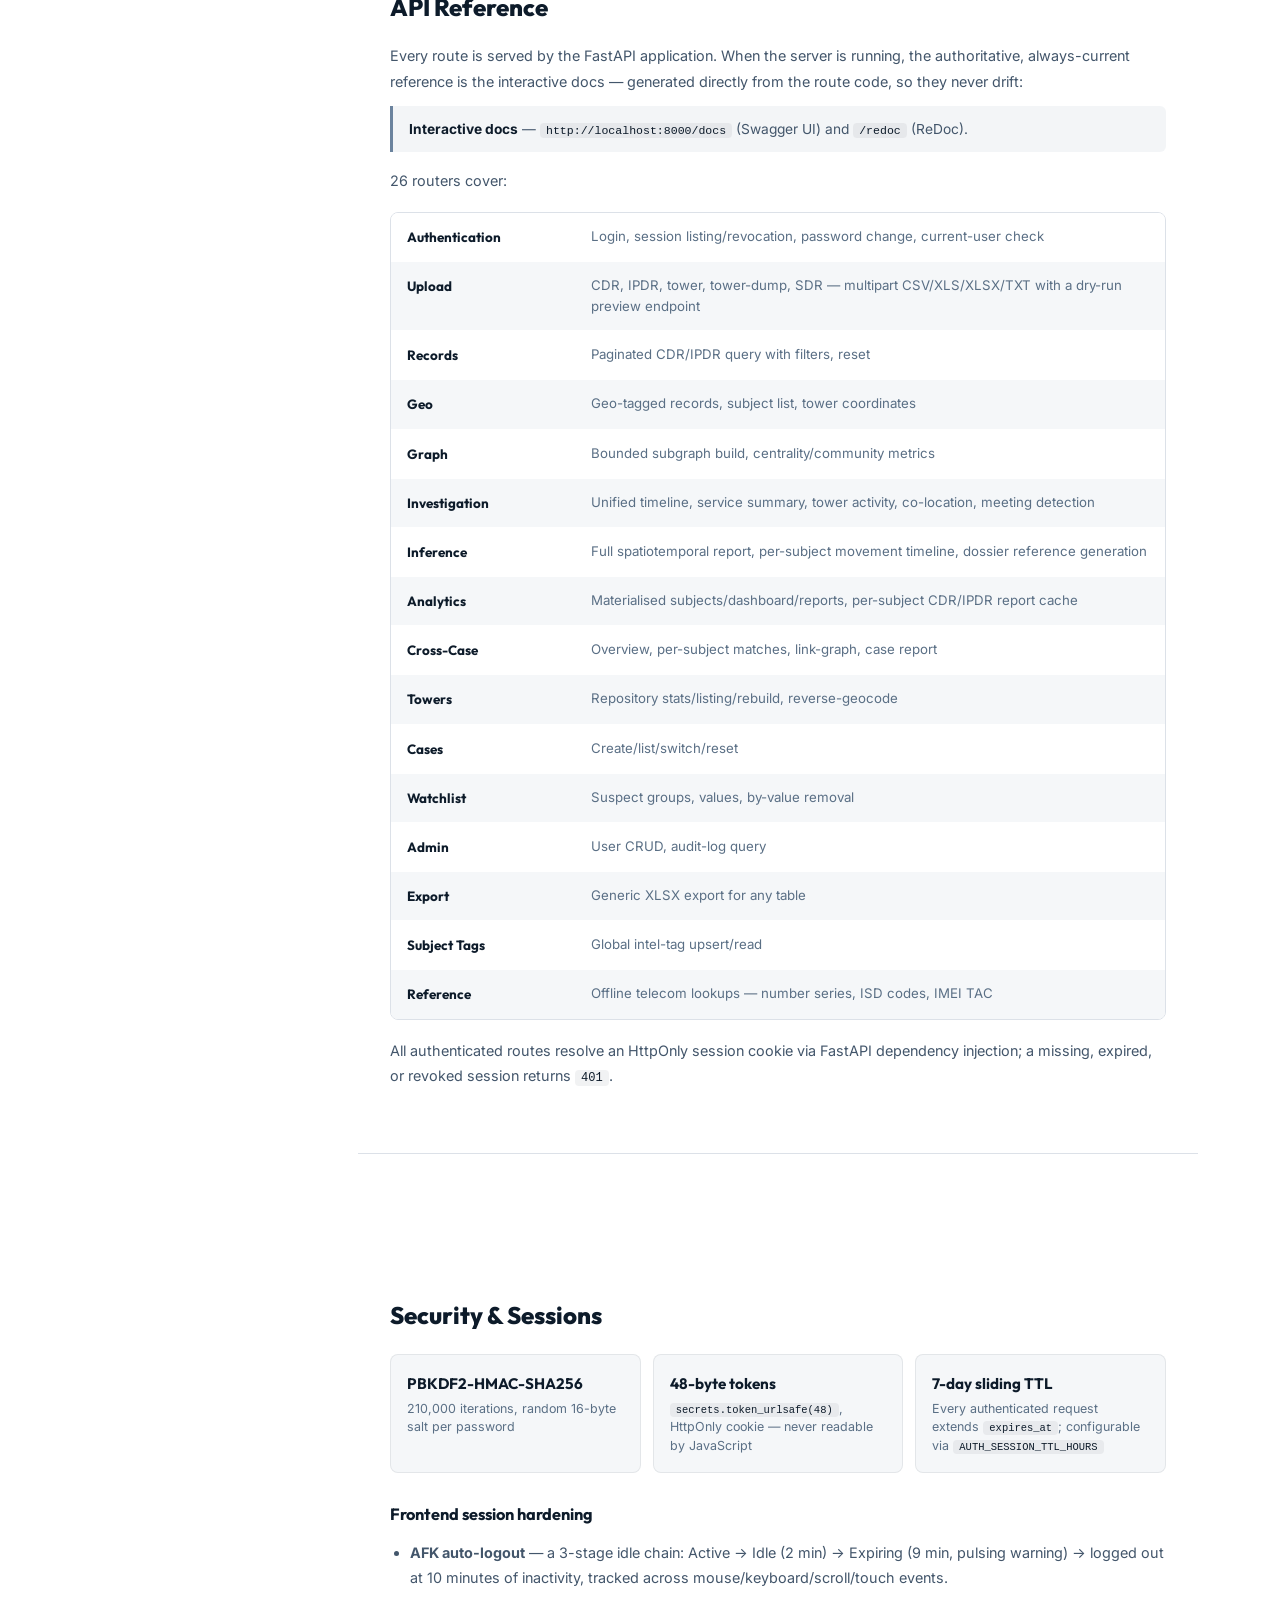
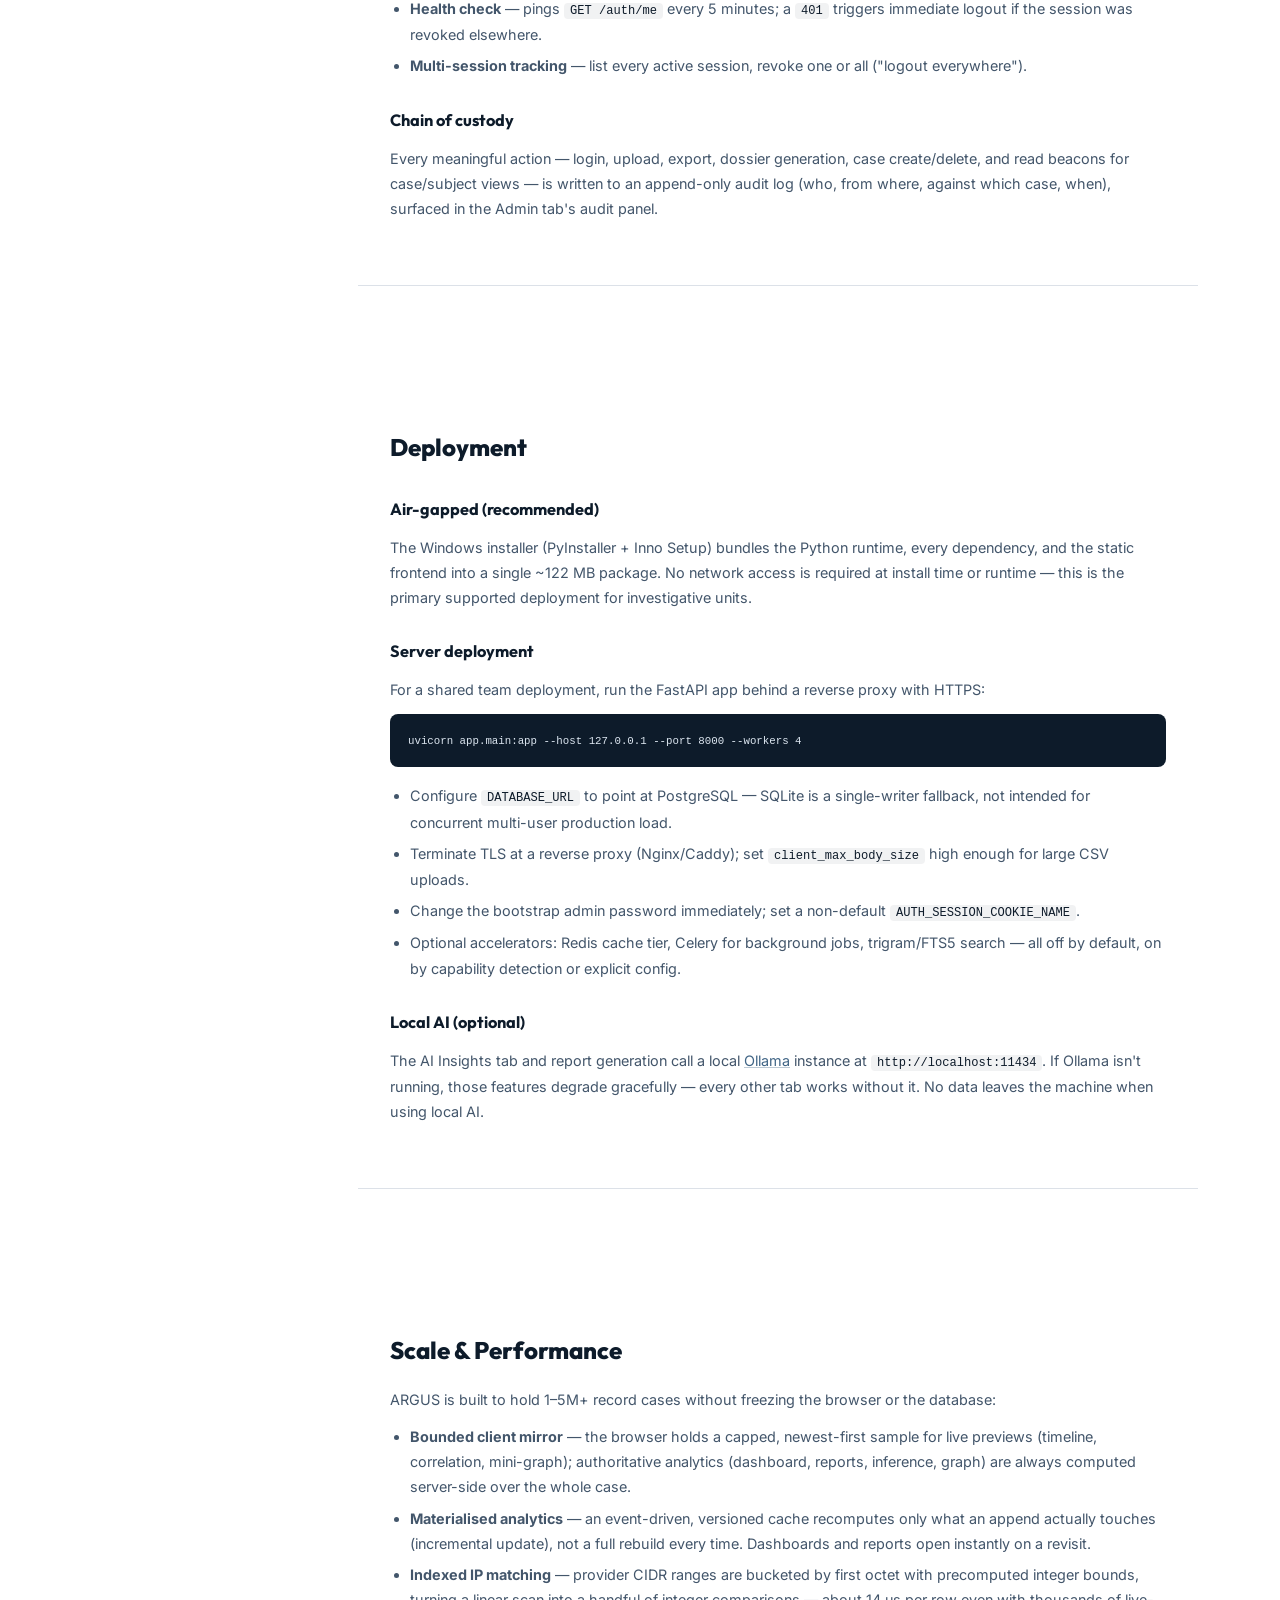
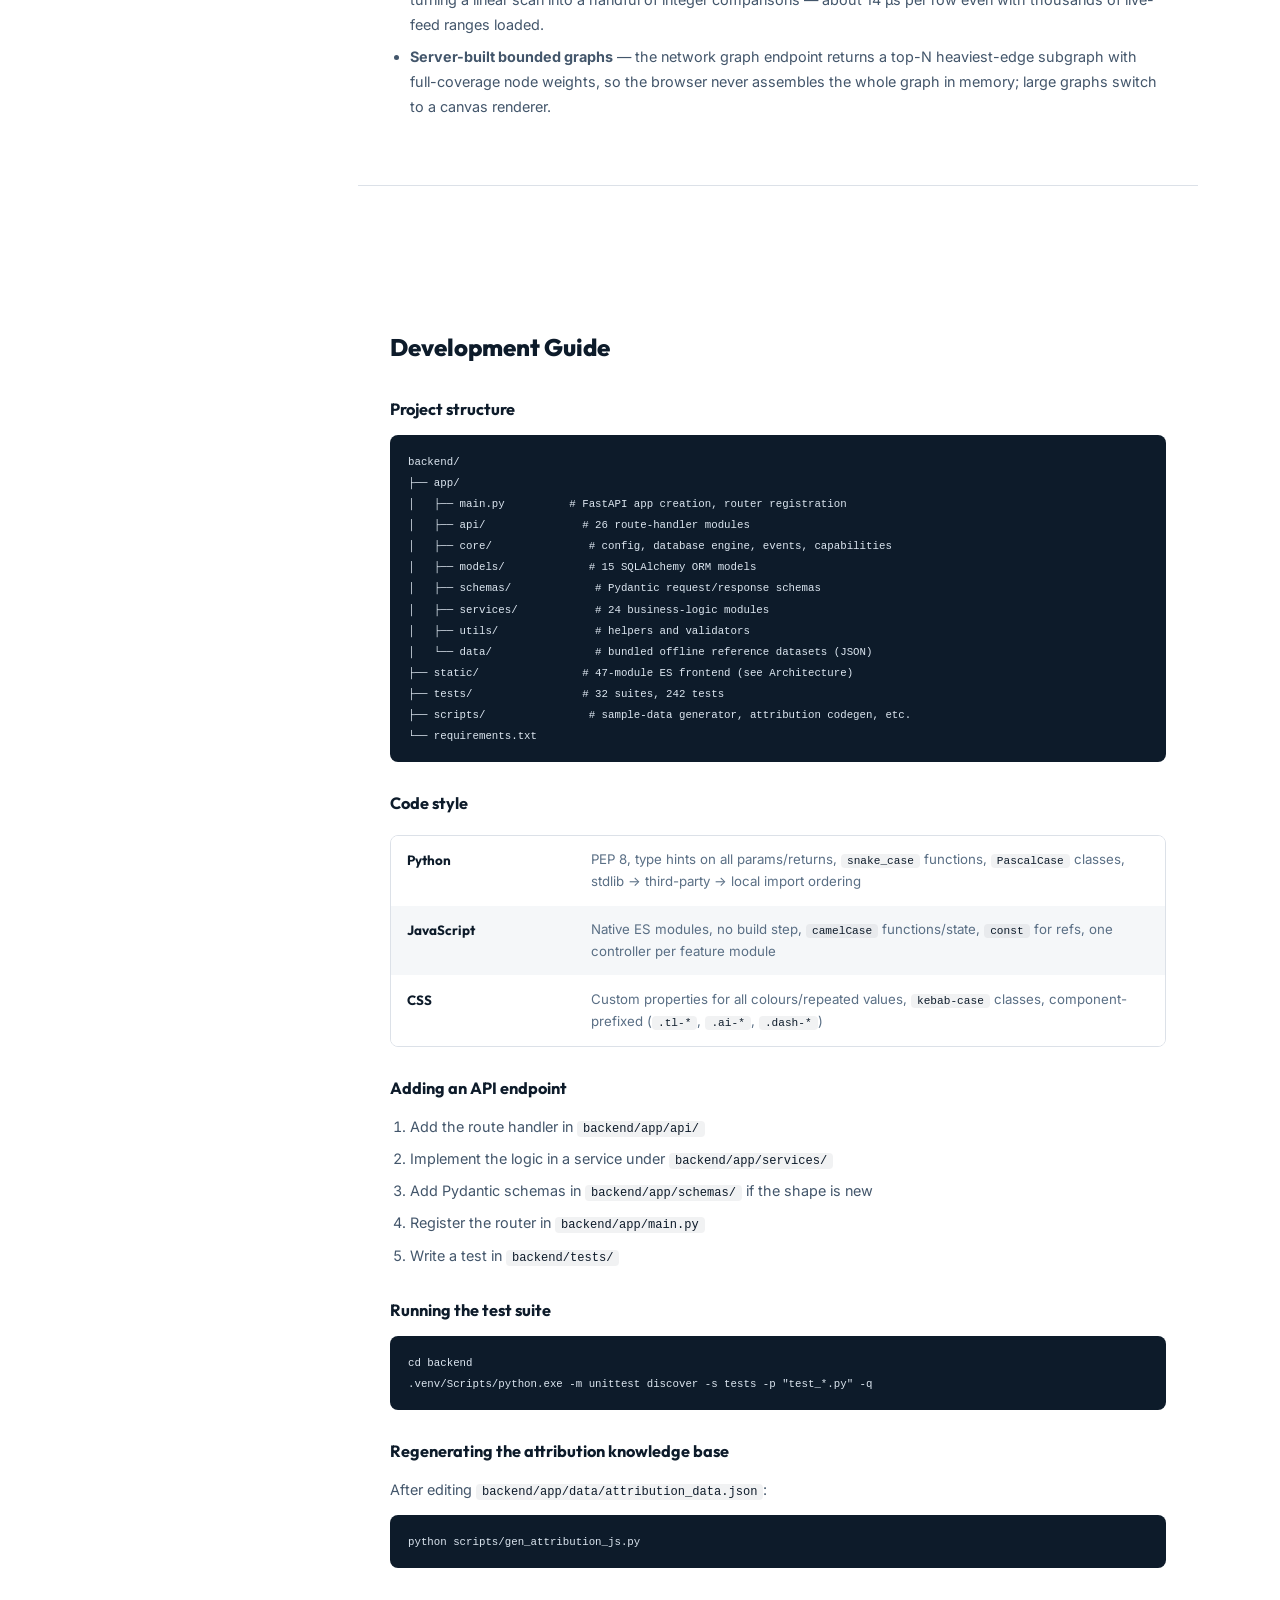
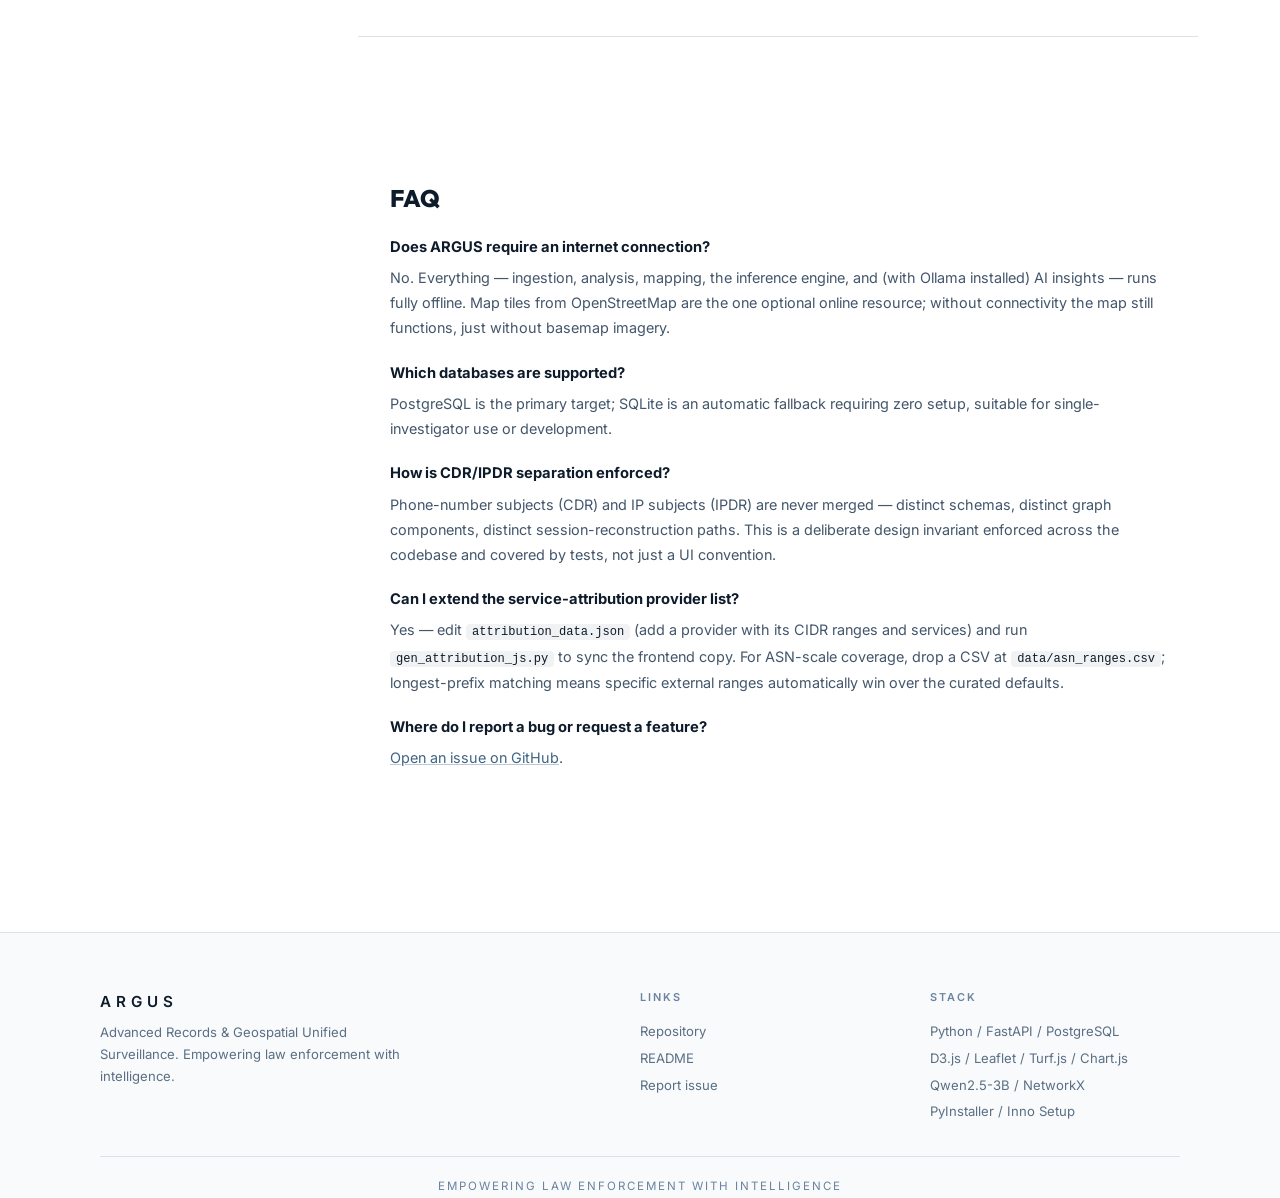
<file: docs.html>
<!DOCTYPE html>
<html lang="en">
<head>
  <meta charset="UTF-8">
  <meta name="viewport" content="width=device-width, initial-scale=1.0">
  <title>Documentation — ARGUS</title>
  <meta name="description" content="ARGUS documentation: architecture, API reference, the service attribution engine, security model, deployment, and development guide.">
  <link rel="preconnect" href="https://fonts.googleapis.com">
  <link rel="preconnect" href="https://fonts.gstatic.com" crossorigin>
  <link href="https://fonts.googleapis.com/css2?family=Inter:wght@300;400;500;600&family=Outfit:wght@400;500;600;700;800;900&display=swap" rel="stylesheet">
  <link rel="stylesheet" href="styles.css">
  <link rel="icon" type="image/png" href="backend/static/logo-mark.png">
</head>
<body>
  <div id="scroll-progress"></div>

  <nav id="navbar">
    <div class="nav-inner">
      <a href="index.html" class="logo">ARGUS</a>
      <ul class="nav-links">
        <li><a href="index.html#how">How it works</a></li>
        <li><a href="index.html#features">Features</a></li>
        <li><a href="docs.html" class="active">Docs</a></li>
        <li><a href="https://github.com/Sid1125/TIFM-CDR-IPDR-Visualizer" target="_blank">GitHub</a></li>
      </ul>
      <button id="menu-toggle" aria-label="Menu">Menu</button>
    </div>
  </nav>

  <header class="docs-header">
    <div class="docs-header-inner">
      <span class="docs-kicker">Documentation</span>
      <h1>Everything under the hood</h1>
      <p>Architecture, API reference, the service attribution engine, the security model, and how to build or deploy ARGUS — all in one place.</p>
      <div class="docs-header-links">
        <a href="#quickstart" class="btn btn-navy">Quick Start</a>
        <a href="#api" class="btn btn-ghost">API Reference</a>
        <a href="https://github.com/Sid1125/TIFM-CDR-IPDR-Visualizer" target="_blank" class="btn btn-ghost">Source on GitHub</a>
      </div>
    </div>
  </header>

  <div class="docs-shell">
    <aside class="docs-sidebar">
      <nav class="docs-nav" id="docsNav">
        <div class="docs-nav-group">
          <span class="docs-nav-label">Getting Started</span>
          <a href="#overview">Overview</a>
          <a href="#quickstart">Quick Start</a>
          <a href="#case-model">Case Model</a>
        </div>
        <div class="docs-nav-group">
          <span class="docs-nav-label">Core Concepts</span>
          <a href="#architecture">Architecture</a>
          <a href="#features">Feature Areas</a>
          <a href="#attribution">Service Attribution</a>
        </div>
        <div class="docs-nav-group">
          <span class="docs-nav-label">Reference</span>
          <a href="#api">API Reference</a>
          <a href="#security">Security &amp; Sessions</a>
        </div>
        <div class="docs-nav-group">
          <span class="docs-nav-label">Operations</span>
          <a href="#deployment">Deployment</a>
          <a href="#scale">Scale &amp; Performance</a>
        </div>
        <div class="docs-nav-group">
          <span class="docs-nav-label">Contributing</span>
          <a href="#development">Development Guide</a>
          <a href="#faq">FAQ</a>
        </div>
      </nav>
    </aside>

    <main class="docs-content">

      <section id="overview" class="doc-section">
        <h2>Overview</h2>
        <p>ARGUS (Advanced Records &amp; Geospatial Unified Surveillance) is a full-stack telecom forensics platform for law enforcement investigators. It ingests CDR (Call Detail Records) and IPDR (IP Data Records), reconstructs communication sessions and movement, and surfaces investigative leads through a spatiotemporal inference engine and an optional local AI assistant.</p>
        <p>The system is designed for <strong>air-gapped deployment</strong>: it runs entirely offline, ships as a self-contained Windows installer, and stores every case in a local PostgreSQL (or SQLite fallback) database. No data ever leaves the machine unless the operator exports it.</p>
        <div class="doc-grid-3">
          <div class="doc-mini-card">
            <strong>Backend</strong>
            <span>Python 3 · FastAPI · 26 routers · 24 services · 15 SQLAlchemy models</span>
          </div>
          <div class="doc-mini-card">
            <strong>Frontend</strong>
            <span>47 native ES modules, no build toolchain — loads directly in the browser</span>
          </div>
          <div class="doc-mini-card">
            <strong>Testing</strong>
            <span>242 backend tests across 32 suites, unittest-based</span>
          </div>
        </div>
      </section>

      <section id="quickstart" class="doc-section">
        <h2>Quick Start</h2>

        <h3>Windows installer (recommended for investigators)</h3>
        <p>Download the ARGUS installer from the <a href="https://github.com/Sid1125/TIFM-CDR-IPDR-Visualizer" target="_blank">GitHub releases</a> page and run it. The installer bundles the Python runtime, all dependencies, and the frontend — no separate Python install, no internet connection required. On first launch, ARGUS opens in your default browser at <code>http://localhost:8000</code>.</p>
        <div class="doc-callout doc-callout-warn">
          <strong>First login</strong> — the app bootstraps a default admin account from environment variables on first start. Change the password immediately from the Admin tab.
        </div>

        <h3>Development setup</h3>
        <pre><code>cd backend
python -m venv .venv
.venv\Scripts\Activate.ps1        # Windows
# source .venv/bin/activate       # Linux/macOS

pip install -r requirements.txt
uvicorn app.main:app --reload --host 0.0.0.0 --port 8000</code></pre>
        <p>Then open <code>http://localhost:8000</code>. SQLite is used automatically if no <code>DATABASE_URL</code> is configured — no database setup needed for local development.</p>

        <h3>Generate sample data</h3>
        <pre><code>cd backend
python scripts/generate_sample_data.py</code></pre>
        <p>Produces deterministic (seeded) sample CSVs — 60 towers, 1,200 CDR and 1,800 IPDR records across 10 Indian cities — in <code>backend/sample_data/</code>, ready to upload.</p>
      </section>

      <section id="case-model" class="doc-section">
        <h2>Case Model</h2>
        <p>Every CDR and IPDR record belongs to a <strong>case</strong>. Investigators create, switch between, and reset cases independently; uploading data always targets the currently active case. Two things are deliberately <strong>global</strong>, not case-scoped:</p>
        <ul>
          <li><strong>Tower repository</strong> — auto-harvested from every upload across every case, so tower coordinates learned in one case benefit all others. Upserts never clobber existing coordinates.</li>
          <li><strong>Subject intel tags &amp; suspect groups</strong> — a free-text tag or watchlist entry on a phone number/IP follows that identifier into every case it appears in, so outside intelligence on a reoffender travels with them.</li>
        </ul>
        <p>Cross-case linking (see <a href="index.html#features">Features</a>) is how the system surfaces when a subject from the current case has also appeared elsewhere — matched by number, IMEI, IMSI, or (low-confidence) IP.</p>
      </section>

      <section id="architecture" class="doc-section">
        <h2>Architecture</h2>
        <p>Three layers, each replaceable independently:</p>
        <div class="doc-arch-diagram">
          <div class="doc-arch-row"><span class="doc-arch-num">01</span><div><strong>Data Layer</strong><p>PostgreSQL primary with automatic SQLite fallback. SQLAlchemy ORM across 15 models. Optional Redis cache tier and Celery workers for background jobs. Trigram/FTS5-accelerated search, opt-in table partitioning for very large cases.</p></div></div>
          <div class="doc-arch-row"><span class="doc-arch-num">02</span><div><strong>Analysis Layer</strong><p>FastAPI application: 26 routers under <code>backend/app/api/</code>, 24 services under <code>backend/app/services/</code> holding all business logic. Pandas for ingestion/aggregation, NetworkX for graph analytics. An in-process event bus decouples uploads from analytics materialisation — a case-import event triggers an async re-materialise job rather than blocking the upload response.</p></div></div>
          <div class="doc-arch-row"><span class="doc-arch-num">03</span><div><strong>Intelligence Layer</strong><p>The spatiotemporal inference engine (movement, co-presence, behavioural, identity, VPN signals) runs as pure functions over record iterables — unit-testable without a database. A fine-tuned local LLM (via Ollama, optional) powers the AI Insights tab; no data leaves the machine.</p></div></div>
        </div>

        <h3>Request flow</h3>
        <pre><code>Browser (ES modules)
   |  fetch() -> REST/JSON, credentials:'include'
   v
FastAPI router  ->  auth dependency (session cookie)
   |
   v
Service layer  ->  business logic, query building
   |
   v
SQLAlchemy ORM  ->  PostgreSQL / SQLite
</code></pre>

        <h3>Frontend module layout</h3>
        <p>The frontend was refactored from a single 7,300-line script into 47 native ES modules with no bundler — the browser loads <code>&lt;script type="module" src="/static/app.js"&gt;</code> and the module graph resolves relative imports directly:</p>
        <pre><code>backend/static/
├── app.js              # bootstrap + data loading + tab registration
├── core/                # state, dom, api, router, events, auth, utils, constants
├── services/            # cache, sessions, meetings, identity, inference, attribution, export
├── data/                # records, workers, subjects_intel
├── analytics/           # ai, inferences, investigation, correlation, services, crosscase, dossier, reports
├── records/, dashboard/, graph/, maps/, timeline/, story/, towers/, charts/
└── ui/, workspace/, reference/, upload/</code></pre>
        <p>State lives in one shared <code>core/state.js</code> store, grouped by domain (<code>state.data</code>, <code>state.ui</code>, <code>state.map</code>, …). A central event-delegation registry (<code>core/events.js</code>) replaces inline <code>onclick=</code> handlers with <code>data-act</code> attributes.</p>
      </section>

      <section id="features" class="doc-section">
        <h2>Feature Areas</h2>
        <p>Twenty-two functional areas, grouped by workflow stage. Full descriptions live on the <a href="index.html#features">landing page</a> — this is the reference index.</p>
        <div class="doc-feature-table">
          <div><strong>Ingestion</strong><span>CDR/IPDR/tower/tower-dump/SDR upload · operator column mapping · validation reports · permanent tower repository · offline reverse-geocoding</span></div>
          <div><strong>Dashboard</strong><span>KPI summary · data quality score · period comparison · cross-case hits panel · mini network graph</span></div>
          <div><strong>Network Graph</strong><span>Server-bounded D3 force graph · canvas renderer at scale · CDR/IPDR separation · centrality &amp; community detection</span></div>
          <div><strong>Tower Map</strong><span>6 modes — movement path, heatmap, zones, meetings/co-location, triangulation, inference overlays · geofencing</span></div>
          <div><strong>Timeline &amp; Sessions</strong><span>Entity timeline with Gantt session bars · session reconstruction engine · two-layer service attribution</span></div>
          <div><strong>Inference Engine</strong><span>Composite 0–100 risk score · movement &amp; co-presence · identity/device (SIM swap, clone, burner) · behavioural &amp; VPN signals</span></div>
          <div><strong>Investigation Workflow</strong><span>Story narrative &amp; timeline · evidence folder · court-ready dossier · chain-of-custody audit trail · hypotheses &amp; relationships</span></div>
          <div><strong>Field Analysis Pack</strong><span>CDR analysis reports · group compare · tower dump analysis · offline telecom reference · Indian legal framework (Laws tab)</span></div>
          <div><strong>Cross-Case &amp; AI</strong><span>Cross-case linking · fine-tuned local LLM · investigation command center · AI insights &amp; leads</span></div>
          <div><strong>Security &amp; Admin</strong><span>Hardened sessions · AFK auto-logout · admin user management · case management</span></div>
          <div><strong>Scale &amp; Deployment</strong><span>1–5M+ record cases · materialised analytics · optional Redis/Celery/partitioning · one-file Windows installer</span></div>
        </div>
      </section>

      <section id="attribution" class="doc-section">
        <h2>Service Attribution Engine</h2>
        <p>ARGUS classifies IPDR sessions to a provider and service <strong>fully offline</strong> — no external lookups, no telemetry. Two engines (server-side Python, client-side JavaScript) share one knowledge base so results never diverge between the API and the UI.</p>

        <h3>Two layers</h3>
        <ol>
          <li><strong>Infrastructure (IP)</strong> — longest-prefix CIDR match against 62 curated providers (Meta, Google, Cloudflare, Indian carriers, hosting providers, VPN/anonymisation networks, …). The destination IP names the contacted service; the subject's own IP is only ever used to identify their access network (carrier), never as a content label — misattributing a session merely <em>originating</em> from a cloud IP as that provider is a documented failure mode this engine avoids.</li>
          <li><strong>Port + protocol</strong> — a shared 264-rule table (250 exact ports + 12 range bands) covering everything from WhatsApp STUN to database ports to BitTorrent, with behavioural fingerprinting (session duration, byte symmetry, traffic pattern) layered on top for a confidence score.</li>
        </ol>

        <h3>Single source of truth</h3>
        <p>Both the backend (<code>service_attribution_service.py</code>) and frontend (<code>services/attribution.js</code>) engines load the same <code>attribution_data.json</code> — providers, CIDR ranges, and the full port table. Editing the JSON and regenerating the frontend copy keeps both engines byte-for-byte aligned:</p>
        <pre><code>cd backend
python scripts/gen_attribution_js.py</code></pre>

        <h3>Verified accuracy</h3>
        <div class="doc-grid-3">
          <div class="doc-mini-card"><strong>21/21</strong><span>Backend fixture accuracy (100%)</span></div>
          <div class="doc-mini-card"><strong>12/12</strong><span>Frontend fixtures (mirrored, run under Node)</span></div>
          <div class="doc-mini-card"><strong>~14 µs</strong><span>Per-row IP match, indexed longest-prefix lookup</span></div>
        </div>
        <p>Also handles: CGNAT/private/loopback detection, QUIC (HTTP/3 over UDP on TLS ports) classification, and an optional external ASN-range CSV (<code>data/asn_ranges.csv</code>) for extending coverage from a live feed fetcher without code changes.</p>
      </section>

      <section id="api" class="doc-section">
        <h2>API Reference</h2>
        <p>Every route is served by the FastAPI application. When the server is running, the authoritative, always-current reference is the interactive docs — generated directly from the route code, so they never drift:</p>
        <div class="doc-callout">
          <strong>Interactive docs</strong> — <code>http://localhost:8000/docs</code> (Swagger UI) and <code>/redoc</code> (ReDoc).
        </div>
        <p>26 routers cover:</p>
        <div class="doc-feature-table">
          <div><strong>Authentication</strong><span>Login, session listing/revocation, password change, current-user check</span></div>
          <div><strong>Upload</strong><span>CDR, IPDR, tower, tower-dump, SDR — multipart CSV/XLS/XLSX/TXT with a dry-run preview endpoint</span></div>
          <div><strong>Records</strong><span>Paginated CDR/IPDR query with filters, reset</span></div>
          <div><strong>Geo</strong><span>Geo-tagged records, subject list, tower coordinates</span></div>
          <div><strong>Graph</strong><span>Bounded subgraph build, centrality/community metrics</span></div>
          <div><strong>Investigation</strong><span>Unified timeline, service summary, tower activity, co-location, meeting detection</span></div>
          <div><strong>Inference</strong><span>Full spatiotemporal report, per-subject movement timeline, dossier reference generation</span></div>
          <div><strong>Analytics</strong><span>Materialised subjects/dashboard/reports, per-subject CDR/IPDR report cache</span></div>
          <div><strong>Cross-Case</strong><span>Overview, per-subject matches, link-graph, case report</span></div>
          <div><strong>Towers</strong><span>Repository stats/listing/rebuild, reverse-geocode</span></div>
          <div><strong>Cases</strong><span>Create/list/switch/reset</span></div>
          <div><strong>Watchlist</strong><span>Suspect groups, values, by-value removal</span></div>
          <div><strong>Admin</strong><span>User CRUD, audit-log query</span></div>
          <div><strong>Export</strong><span>Generic XLSX export for any table</span></div>
          <div><strong>Subject Tags</strong><span>Global intel-tag upsert/read</span></div>
          <div><strong>Reference</strong><span>Offline telecom lookups — number series, ISD codes, IMEI TAC</span></div>
        </div>
        <p>All authenticated routes resolve an HttpOnly session cookie via FastAPI dependency injection; a missing, expired, or revoked session returns <code>401</code>.</p>
      </section>

      <section id="security" class="doc-section">
        <h2>Security &amp; Sessions</h2>
        <div class="doc-grid-3">
          <div class="doc-mini-card"><strong>PBKDF2-HMAC-SHA256</strong><span>210,000 iterations, random 16-byte salt per password</span></div>
          <div class="doc-mini-card"><strong>48-byte tokens</strong><span><code>secrets.token_urlsafe(48)</code>, HttpOnly cookie — never readable by JavaScript</span></div>
          <div class="doc-mini-card"><strong>7-day sliding TTL</strong><span>Every authenticated request extends <code>expires_at</code>; configurable via <code>AUTH_SESSION_TTL_HOURS</code></span></div>
        </div>
        <h3>Frontend session hardening</h3>
        <ul>
          <li><strong>AFK auto-logout</strong> — a 3-stage idle chain: Active → Idle (2 min) → Expiring (9 min, pulsing warning) → logged out at 10 minutes of inactivity, tracked across mouse/keyboard/scroll/touch events.</li>
          <li><strong>Health check</strong> — pings <code>GET /auth/me</code> every 5 minutes; a <code>401</code> triggers immediate logout if the session was revoked elsewhere.</li>
          <li><strong>Multi-session tracking</strong> — list every active session, revoke one or all ("logout everywhere").</li>
        </ul>
        <h3>Chain of custody</h3>
        <p>Every meaningful action — login, upload, export, dossier generation, case create/delete, and read beacons for case/subject views — is written to an append-only audit log (who, from where, against which case, when), surfaced in the Admin tab's audit panel.</p>
      </section>

      <section id="deployment" class="doc-section">
        <h2>Deployment</h2>
        <h3>Air-gapped (recommended)</h3>
        <p>The Windows installer (PyInstaller + Inno Setup) bundles the Python runtime, every dependency, and the static frontend into a single ~122 MB package. No network access is required at install time or runtime — this is the primary supported deployment for investigative units.</p>

        <h3>Server deployment</h3>
        <p>For a shared team deployment, run the FastAPI app behind a reverse proxy with HTTPS:</p>
        <pre><code>uvicorn app.main:app --host 127.0.0.1 --port 8000 --workers 4</code></pre>
        <ul>
          <li>Configure <code>DATABASE_URL</code> to point at PostgreSQL — SQLite is a single-writer fallback, not intended for concurrent multi-user production load.</li>
          <li>Terminate TLS at a reverse proxy (Nginx/Caddy); set <code>client_max_body_size</code> high enough for large CSV uploads.</li>
          <li>Change the bootstrap admin password immediately; set a non-default <code>AUTH_SESSION_COOKIE_NAME</code>.</li>
          <li>Optional accelerators: Redis cache tier, Celery for background jobs, trigram/FTS5 search — all off by default, on by capability detection or explicit config.</li>
        </ul>

        <h3>Local AI (optional)</h3>
        <p>The AI Insights tab and report generation call a local <a href="https://ollama.ai" target="_blank">Ollama</a> instance at <code>http://localhost:11434</code>. If Ollama isn't running, those features degrade gracefully — every other tab works without it. No data leaves the machine when using local AI.</p>
      </section>

      <section id="scale" class="doc-section">
        <h2>Scale &amp; Performance</h2>
        <p>ARGUS is built to hold 1–5M+ record cases without freezing the browser or the database:</p>
        <ul>
          <li><strong>Bounded client mirror</strong> — the browser holds a capped, newest-first sample for live previews (timeline, correlation, mini-graph); authoritative analytics (dashboard, reports, inference, graph) are always computed server-side over the whole case.</li>
          <li><strong>Materialised analytics</strong> — an event-driven, versioned cache recomputes only what an append actually touches (incremental update), not a full rebuild every time. Dashboards and reports open instantly on a revisit.</li>
          <li><strong>Indexed IP matching</strong> — provider CIDR ranges are bucketed by first octet with precomputed integer bounds, turning a linear scan into a handful of integer comparisons — about 14 µs per row even with thousands of live-feed ranges loaded.</li>
          <li><strong>Server-built bounded graphs</strong> — the network graph endpoint returns a top-N heaviest-edge subgraph with full-coverage node weights, so the browser never assembles the whole graph in memory; large graphs switch to a canvas renderer.</li>
        </ul>
      </section>

      <section id="development" class="doc-section">
        <h2>Development Guide</h2>
        <h3>Project structure</h3>
        <pre><code>backend/
├── app/
│   ├── main.py          # FastAPI app creation, router registration
│   ├── api/               # 26 route-handler modules
│   ├── core/               # config, database engine, events, capabilities
│   ├── models/             # 15 SQLAlchemy ORM models
│   ├── schemas/             # Pydantic request/response schemas
│   ├── services/            # 24 business-logic modules
│   ├── utils/               # helpers and validators
│   └── data/                # bundled offline reference datasets (JSON)
├── static/                # 47-module ES frontend (see Architecture)
├── tests/                 # 32 suites, 242 tests
├── scripts/                # sample-data generator, attribution codegen, etc.
└── requirements.txt</code></pre>

        <h3>Code style</h3>
        <div class="doc-feature-table">
          <div><strong>Python</strong><span>PEP 8, type hints on all params/returns, <code>snake_case</code> functions, <code>PascalCase</code> classes, stdlib → third-party → local import ordering</span></div>
          <div><strong>JavaScript</strong><span>Native ES modules, no build step, <code>camelCase</code> functions/state, <code>const</code> for refs, one controller per feature module</span></div>
          <div><strong>CSS</strong><span>Custom properties for all colours/repeated values, <code>kebab-case</code> classes, component-prefixed (<code>.tl-*</code>, <code>.ai-*</code>, <code>.dash-*</code>)</span></div>
        </div>

        <h3>Adding an API endpoint</h3>
        <ol>
          <li>Add the route handler in <code>backend/app/api/</code></li>
          <li>Implement the logic in a service under <code>backend/app/services/</code></li>
          <li>Add Pydantic schemas in <code>backend/app/schemas/</code> if the shape is new</li>
          <li>Register the router in <code>backend/app/main.py</code></li>
          <li>Write a test in <code>backend/tests/</code></li>
        </ol>

        <h3>Running the test suite</h3>
        <pre><code>cd backend
.venv/Scripts/python.exe -m unittest discover -s tests -p "test_*.py" -q</code></pre>

        <h3>Regenerating the attribution knowledge base</h3>
        <p>After editing <code>backend/app/data/attribution_data.json</code>:</p>
        <pre><code>python scripts/gen_attribution_js.py</code></pre>
      </section>

      <section id="faq" class="doc-section">
        <h2>FAQ</h2>
        <div class="doc-faq-item">
          <h4>Does ARGUS require an internet connection?</h4>
          <p>No. Everything — ingestion, analysis, mapping, the inference engine, and (with Ollama installed) AI insights — runs fully offline. Map tiles from OpenStreetMap are the one optional online resource; without connectivity the map still functions, just without basemap imagery.</p>
        </div>
        <div class="doc-faq-item">
          <h4>Which databases are supported?</h4>
          <p>PostgreSQL is the primary target; SQLite is an automatic fallback requiring zero setup, suitable for single-investigator use or development.</p>
        </div>
        <div class="doc-faq-item">
          <h4>How is CDR/IPDR separation enforced?</h4>
          <p>Phone-number subjects (CDR) and IP subjects (IPDR) are never merged — distinct schemas, distinct graph components, distinct session-reconstruction paths. This is a deliberate design invariant enforced across the codebase and covered by tests, not just a UI convention.</p>
        </div>
        <div class="doc-faq-item">
          <h4>Can I extend the service-attribution provider list?</h4>
          <p>Yes — edit <code>attribution_data.json</code> (add a provider with its CIDR ranges and services) and run <code>gen_attribution_js.py</code> to sync the frontend copy. For ASN-scale coverage, drop a CSV at <code>data/asn_ranges.csv</code>; longest-prefix matching means specific external ranges automatically win over the curated defaults.</p>
        </div>
        <div class="doc-faq-item">
          <h4>Where do I report a bug or request a feature?</h4>
          <p><a href="https://github.com/Sid1125/TIFM-CDR-IPDR-Visualizer/issues" target="_blank">Open an issue on GitHub</a>.</p>
        </div>
      </section>

    </main>
  </div>

  <footer>
    <div class="footer-inner">
      <div class="footer-col">
        <div class="footer-brand">ARGUS</div>
        <p class="footer-desc">Advanced Records &amp; Geospatial Unified Surveillance. Empowering law enforcement with intelligence.</p>
      </div>
      <div class="footer-col">
        <h4>Links</h4>
        <a href="https://github.com/Sid1125/TIFM-CDR-IPDR-Visualizer" target="_blank">Repository</a>
        <a href="https://github.com/Sid1125/TIFM-CDR-IPDR-Visualizer#readme" target="_blank">README</a>
        <a href="https://github.com/Sid1125/TIFM-CDR-IPDR-Visualizer/issues" target="_blank">Report issue</a>
      </div>
      <div class="footer-col">
        <h4>Stack</h4>
        <span>Python / FastAPI / PostgreSQL</span>
        <span>D3.js / Leaflet / Turf.js / Chart.js</span>
        <span>Qwen2.5-3B / NetworkX</span>
        <span>PyInstaller / Inno Setup</span>
      </div>
    </div>
    <div class="footer-bottom">Empowering Law Enforcement with Intelligence</div>
  </footer>

  <script src="app.js"></script>
  <script src="docs.js"></script>
</body>
</html>
</file>
<file: styles.css>
*,*::before,*::after{margin:0;padding:0;box-sizing:border-box}
:root{
 --navy:#0d1b2a;
 --navy-mid:#1a3050;
 --steel:#6b839e;
 --steel-light:#8da0b7;
 --bg:#ffffff;
 --surface:#f5f7f9;
 --surface2:#eef1f5;
 --border:#dce1e8;
 --text:#0d1b2a;
 --text-dim:#5a6f85;
 --font-title:'Outfit', -apple-system, BlinkMacSystemFont, 'Segoe UI', Roboto, sans-serif;
 --font-body:'Inter', -apple-system, BlinkMacSystemFont, 'Segoe UI', Roboto, sans-serif;
}
#scroll-progress{
 position:fixed;top:0;left:0;height:3px;
 background:linear-gradient(90deg, var(--steel) 0%, var(--steel-light) 100%);
 width:0%;z-index:102;
 transition:width 0.1s ease-out;
}
.dot-grid{
 background-image:radial-gradient(rgba(13,27,42,0.05) 1.2px, transparent 1.2px);
 background-size:24px 24px;
}
html{scroll-behavior:smooth}
body{
 background:var(--bg);color:var(--text);
 font-family:var(--font-body);line-height:1.65;
 -webkit-font-smoothing:antialiased;
}

/* Nav */
#navbar{
 position:fixed;top:0;left:0;right:0;z-index:100;
 background:rgba(255,255,255,.82);
 backdrop-filter:blur(20px);
 -webkit-backdrop-filter:blur(20px);
 border-bottom:1px solid rgba(13,27,42,0.06);
 transition:transform .25s;
}
#navbar.hidden{transform:translateY(-100%)}
.nav-inner{
 max-width:1080px;margin:0 auto;padding:0 32px;
 display:flex;align-items:center;justify-content:space-between;
 height:56px;
}
.logo{
 font-family:var(--font-title);
 font-size:1.05rem;font-weight:850;color:var(--navy);text-decoration:none;
 letter-spacing:6px;text-transform:uppercase;
}
.nav-links{display:flex;gap:2px;list-style:none;align-items:center}
.nav-links a{
 font-family:var(--font-title);
 text-decoration:none;color:var(--text-dim);font-size:.8rem;font-weight:600;
 padding:8px 16px;transition:color .15s;letter-spacing:.5px;
}
.nav-links a:hover{color:var(--navy)}
.nav-links a.active{color:var(--navy);font-weight:700}
#menu-toggle{display:none;background:none;border:1px solid var(--border);color:var(--text-dim);font-size:.78rem;padding:6px 14px;cursor:pointer;letter-spacing:.3px}

/* Separator */
.sep{display:flex;align-items:center;justify-content:center;margin:16px 0}
.sep span{width:48px;height:4px;background:var(--steel);border-radius:2px}
.sep i{display:none}

/* Hero */
#hero{
 position:relative;
 overflow:hidden;
 padding:120px 32px 80px;text-align:center;
 border-bottom:1px solid var(--border);
}
#hero-canvas{
 position:absolute;top:0;left:0;width:100%;height:100%;
 z-index:1;pointer-events:none;
}
.hero-inner{position:relative;z-index:2;max-width:720px;margin:0 auto}
.hero-logo{margin-bottom:18px}
.hero-img{
 max-width:200px;width:100%;height:auto;
 margin:0 auto;display:block;
}
.hero-title{
 font-family:var(--font-title);
 font-size:5.5rem;font-weight:900;letter-spacing:0.18em;text-transform:uppercase;
 line-height:1;margin-bottom:12px;
 background:linear-gradient(135deg, var(--navy) 40%, var(--steel) 100%);
 -webkit-background-clip:text;
 -webkit-text-fill-color:transparent;
 display:inline-block;
 padding-left:0.18em;
}
.hero-tagline{
 font-family:var(--font-title);
 font-size:1.05rem;font-weight:600;letter-spacing:0.25em;text-transform:uppercase;
 color:var(--steel);margin-bottom:28px;line-height:1.4;
}
.hero-desc{max-width:560px;margin:0 auto 32px}
.hero-desc p{font-size:.92rem;color:var(--text-dim);line-height:1.8}
.hero-btns{display:flex;gap:16px;justify-content:center;flex-wrap:wrap}

/* Sections */
section{padding:90px 32px;max-width:1080px;margin:0 auto}
.section-header{text-align:center;margin-bottom:56px}
.section-header h2{
 font-family:var(--font-title);
 font-size:2.2rem;font-weight:850;letter-spacing:3px;text-transform:uppercase;
 color:var(--navy);
 line-height:1.2;
}
.section-sub{color:var(--text-dim);font-family:var(--font-body);font-size:.9rem;max-width:500px;margin:12px auto 0;line-height:1.6}

/* How subtle background */
#how{
 background:var(--surface);
 background-image:radial-gradient(rgba(13,27,42,0.05) 1.2px, transparent 1.2px);
 background-size:24px 24px;
 max-width:none;padding:80px 32px;
}
#how .section-header,#how .steps{max-width:1080px;margin-left:auto;margin-right:auto}

/* Steps */
.steps{display:flex;gap:0;align-items:stretch}
.step{
 flex:1;padding:36px 30px;border:1px solid var(--border);
 background:var(--bg);position:relative;
 opacity:0;transform:translateY(14px);
 transition:opacity .4s,transform .4s,border-color .2s,box-shadow .2s;
}
.step.visible{opacity:1;transform:translateY(0)}
.step:hover{border-color:var(--steel-light);box-shadow:0 2px 12px rgba(13,27,42,.04)}
.step-num{
 display:inline-block;font-size:.68rem;font-weight:600;color:#fff;
 background:var(--navy);letter-spacing:1px;
 padding:3px 10px;margin-bottom:16px;
}
.step h3{font-size:1.05rem;font-weight:600;margin-bottom:10px;color:var(--navy)}
.step p{font-size:.84rem;color:var(--text-dim);line-height:1.7}
.step-line{width:1px;background:var(--border);flex-shrink:0}

/* Feature groups */
.feature-group{
 margin-bottom:40px;padding:32px 28px;
 border-left:3px solid var(--steel);
 background:var(--surface);
}
.fg-title{margin-bottom:20px}
.fg-title h3{
 font-size:.82rem;font-weight:600;color:var(--navy);
 letter-spacing:3px;text-transform:uppercase;
}
.fg-grid{display:grid;grid-template-columns:repeat(auto-fill,minmax(260px,1fr));gap:14px}
.feat-card{
 padding:22px 20px;border:1px solid rgba(13, 27, 42, 0.07);
 border-radius:8px;
 background:var(--bg);
 opacity:0;transform:translateY(14px);
 transition:opacity .4s, transform .35s cubic-bezier(0.16, 1, 0.3, 1), border-color .3s, box-shadow .3s;
 position:relative;overflow:hidden;
}
.feat-card.visible{opacity:1;transform:translateY(0)}
.feat-card.visible:hover{
 transform:translateY(-8px);
 border-color:rgba(13, 27, 42, 0.15);
 box-shadow:0 16px 36px rgba(13, 27, 42, 0.06);
}
.fc-accent{
 position:absolute;top:0;left:0;bottom:0;width:3px;
 background:var(--steel);
 transform:scaleY(0);
 transform-origin:bottom;
 transition:transform 0.3s cubic-bezier(0.16, 1, 0.3, 1);
}
.feat-card:hover .fc-accent{transform:scaleY(1)}
.feat-card h4{font-family:var(--font-title);font-size:1.05rem;font-weight:700;margin-bottom:8px;color:var(--navy)}
.feat-card p{font-family:var(--font-body);font-size:.84rem;color:var(--text-dim);line-height:1.6}

/* Architecture */
#architecture{
 background:var(--surface);
 background-image:radial-gradient(rgba(13,27,42,0.05) 1.2px, transparent 1.2px);
 background-size:24px 24px;
 max-width:none;padding:80px 32px;
}
#architecture .section-header,#architecture .arch-grid{max-width:1080px;margin-left:auto;margin-right:auto}
.arch-grid{display:grid;grid-template-columns:repeat(3,1fr);gap:20px}
.arch-card{
 padding:32px 28px;border:1px solid rgba(13, 27, 42, 0.07);
 border-radius:8px;
 background:var(--bg);
 opacity:0;transform:translateY(14px);
 transition:opacity .4s, transform .35s cubic-bezier(0.16, 1, 0.3, 1), border-color .3s, box-shadow .3s;
}
.arch-card.visible{opacity:1;transform:translateY(0)}
.arch-card.visible:hover{
 transform:translateY(-8px);
 border-color:rgba(13, 27, 42, 0.15);
 box-shadow:0 16px 36px rgba(13, 27, 42, 0.06);
}
@media(min-width: 901px){
 .arch-card{position:relative}
 .arch-card:not(:last-child)::after{
 content:'';
 position:absolute;
 top:41px;
 right:-20px;
 width:20px;
 height:1px;
 background:var(--border);
 z-index:10;
 transition:background-color .3s;
 }
 .arch-card:not(:last-child)::before{
 content:'';
 position:absolute;
 top:41px;
 right:-10px;
 width:6px;
 height:6px;
 border-top:1px solid var(--border);
 border-right:1px solid var(--border);
 transform:translateY(-50%) rotate(45deg);
 z-index:10;
 transition:border-color .3s;
 }
 .arch-card:hover:not(:last-child)::after{
 background:var(--steel-light);
 }
 .arch-card:hover:not(:last-child)::before{
 border-color:var(--steel-light);
 }
}
.arch-top{display:flex;align-items:center;gap:12px;margin-bottom:16px}
.arch-num{
 display:inline-block;font-family:var(--font-title);font-size:.68rem;font-weight:800;color:#fff;
 background:var(--navy);padding:3px 10px;letter-spacing:1px;
 border-radius:3px;
}
.arch-line{flex:1;height:1px;background:var(--border)}
.arch-card h3{font-family:var(--font-title);font-size:1.15rem;font-weight:750;color:var(--navy);margin-bottom:10px}
.arch-card p{font-family:var(--font-body);font-size:.86rem;color:var(--text-dim);line-height:1.65;margin-bottom:18px}
.arch-chips{display:flex;flex-wrap:wrap;gap:6px}
.arch-chips span{
 font-family:var(--font-title);font-size:.72rem;font-weight:600;color:var(--steel);
 padding:3px 10px;border:1px solid var(--border);letter-spacing:.3px;
 border-radius:3px;
}

/* Stats */
#stats{background:var(--navy);max-width:none;padding:72px 32px}
#stats .section-header,#stats .stats-grid{max-width:1080px;margin-left:auto;margin-right:auto}
#stats .section-header h2{color:#fff;letter-spacing:5px}
#stats .sep span{background:rgba(255,255,255,.15)}
#stats .sep i{background:var(--steel-light)}
.stats-grid{
 display:grid;grid-template-columns:repeat(auto-fill,minmax(140px,1fr));gap:16px;
}
.stat-card{
 text-align:center;padding:28px 12px;
 background:rgba(255, 255, 255, 0.02);
 border:1px solid rgba(255, 255, 255, 0.05);
 border-radius:8px;
 transition:all 0.3s cubic-bezier(0.16, 1, 0.3, 1);
}
.stat-card:hover{
 background:rgba(255, 255, 255, 0.04);
 border-color:rgba(255, 255, 255, 0.18);
 transform:translateY(-4px);
}
.stat-num{
 display:block;font-family:var(--font-title);
 font-size:3rem;font-weight:900;
 color:#fff;line-height:1.1;
 letter-spacing:0;
}
.stat-label{
 font-family:var(--font-title);
 font-size:.72rem;font-weight:600;color:var(--steel-light);
 text-transform:uppercase;letter-spacing:1.5px;margin-top:8px;
}

/* CTA */
#cta{
 border-top:1px solid var(--border);
 border-bottom:1px solid var(--border);
 text-align:center;padding:72px 32px;
}
.cta-inner{max-width:560px;margin:0 auto}
.cta-inner h2{
 font-size:1.3rem;font-weight:600;color:var(--navy);
 letter-spacing:4px;text-transform:uppercase;
}
.cta-inner .sep{margin:16px auto 20px}
.cta-inner p{color:var(--text-dim);font-size:.88rem;margin-bottom:28px}
.cta-btns{display:flex;gap:12px;justify-content:center;flex-wrap:wrap}
.btn{
 display:inline-flex;align-items:center;gap:6px;
 font-size:.82rem;font-weight:500;text-decoration:none;
 padding:10px 24px;
 letter-spacing:.3px;
 border-radius:4px;
 box-shadow:0 1px 3px rgba(13,27,42,0.1), 0 1px 2px rgba(13,27,42,0.06);
 transition:transform .2s cubic-bezier(0.16, 1, 0.3, 1), box-shadow .2s cubic-bezier(0.16, 1, 0.3, 1), background-color .15s, border-color .15s, color .15s;
}
.btn:hover{
 transform:translateY(-2px);
 box-shadow:0 4px 12px rgba(13,27,42,0.15);
}
.btn:active{
 transform:translateY(0);
 box-shadow:0 2px 4px rgba(13,27,42,0.08);
}
.btn-navy{background:var(--navy);color:#fff;border:1px solid var(--navy)}
.btn-navy:hover{background:#1a3050}
.btn-ghost{color:var(--text-dim);border:1px solid var(--border);background:#fff}
.btn-ghost:hover{border-color:var(--steel);color:var(--navy)}
.btn-primary{background:var(--navy);color:#fff;border:1px solid var(--navy)}
.btn-primary:hover{background:#1a3050}
.btn-outline{color:var(--text-dim);border:1px solid var(--border);background:#fff}
.btn-outline:hover{border-color:var(--steel);color:var(--navy)}

/* Footer */
footer{border-top:1px solid var(--border);padding:56px 32px 28px}
.footer-inner{max-width:1080px;margin:0 auto;display:grid;grid-template-columns:2fr 1fr 1fr;gap:40px}
.footer-brand{
 font-size:.95rem;font-weight:600;color:var(--navy);
 letter-spacing:5px;text-transform:uppercase;margin-bottom:8px;
}
.footer-desc{font-size:.82rem;color:var(--text-dim);line-height:1.65;max-width:320px}
.footer-col h4{
 font-size:.68rem;font-weight:600;color:var(--steel);
 letter-spacing:2px;text-transform:uppercase;margin-bottom:14px;
}
.footer-col a,.footer-col span{display:block;font-size:.82rem;color:var(--text-dim);text-decoration:none;margin-bottom:5px}
.footer-col a:hover{color:var(--navy)}
.footer-bottom{
 max-width:1080px;margin:28px auto 0;padding-top:20px;
 border-top:1px solid var(--border);
 font-size:.72rem;color:var(--steel);letter-spacing:2px;text-transform:uppercase;text-align:center;
}

/* Responsive */
@media(max-width:900px){
 .steps{flex-direction:column;gap:0}
 .step-line{width:100%;height:1px}
 .arch-grid{grid-template-columns:1fr}
 
 .arch-card{position:relative}
 .arch-card:not(:last-child)::after{
 content:'';
 position:absolute;
 bottom:-20px;
 left:45px;
 width:1px;
 height:20px;
 background:var(--border);
 z-index:10;
 transition:background-color .3s;
 }
 .arch-card:not(:last-child)::before{
 content:'';
 position:absolute;
 bottom:-10px;
 left:45px;
 width:6px;
 height:6px;
 border-bottom:1px solid var(--border);
 border-right:1px solid var(--border);
 transform:translateX(-50%) rotate(45deg);
 z-index:10;
 transition:border-color .3s;
 }
 .arch-card:hover:not(:last-child)::after{
 background:var(--steel-light);
 }
 .arch-card:hover:not(:last-child)::before{
 border-color:var(--steel-light);
 }
}
@media(max-width:700px){
 .nav-links{
 display:none;position:absolute;top:56px;left:0;right:0;
 background:var(--bg);border-bottom:1px solid var(--border);
 flex-direction:column;padding:8px;gap:0;
 }
 .nav-links.open{display:flex}
 .nav-links a{display:block;padding:10px 14px}
 #menu-toggle{display:block}
 .hero-img{max-width:260px}
 section{padding:60px 20px}
 .feature-group{padding:24px 20px}
 .stats-grid{grid-template-columns:repeat(3,1fr)}
 .footer-inner{grid-template-columns:1fr;gap:28px}
}
@media(max-width:480px){
 .stats-grid{grid-template-columns:repeat(2,1fr)}
}

/* Sparklines */
.stat-sparkline {
 margin-top: 14px;
 height: 24px;
 display: flex;
 align-items: center;
 justify-content: center;
}
.sparkline {
 width: 90px;
 height: 24px;
 overflow: visible;
}
.sparkline path {
 stroke: var(--steel-light);
 stroke-width: 1.5;
 fill: none;
 stroke-linecap: round;
 stroke-linejoin: round;
 opacity: 0.5;
 stroke-dasharray: 120;
 stroke-dashoffset: 120;
 transition: stroke-dashoffset 1.5s cubic-bezier(0.16, 1, 0.3, 1), stroke 0.3s, opacity 0.3s;
}
.stat-card:hover .sparkline path {
 stroke: #ffffff;
 opacity: 1;
}

/* -- Design polish pass: restrained command-center flair -- */
:root{
 --ink:#071321;
 --accent:#6b839e;
 --accent-2:#8da0b7;
 --accent-3:#3f6485;
 --glow:rgba(107,131,158,.22);
 --shadow-soft:0 18px 60px rgba(13,27,42,.08);
 --shadow-lift:0 24px 70px rgba(13,27,42,.13);
}
body{
 background:
 linear-gradient(180deg, rgba(245,247,249,.76) 0, rgba(255,255,255,0) 420px),
 var(--bg);
}
#scroll-progress{background:linear-gradient(90deg,var(--accent-3),var(--accent),var(--accent-2))}
#navbar{box-shadow:0 10px 40px rgba(13,27,42,.04)}
.nav-inner{max-width:1180px}
.nav-links a{border-radius:999px}
.nav-links a:hover,.nav-links a.active{background:rgba(13,27,42,.045)}

#hero{
 max-width:none;
 min-height:calc(100vh - 24px);
 padding:104px 32px 28px;
 display:flex;
 flex-direction:column;
 justify-content:center;
 background:
 linear-gradient(115deg, rgba(255,255,255,.97) 0%, rgba(245,248,250,.94) 52%, rgba(238,242,246,.86) 100%);
}
#hero::before{
 content:'';
 position:absolute;
 inset:0;
 background:
 linear-gradient(90deg, rgba(13,27,42,.05) 1px, transparent 1px),
 linear-gradient(180deg, rgba(13,27,42,.045) 1px, transparent 1px);
 background-size:72px 72px;
 mask-image:linear-gradient(90deg, transparent 0%, #000 18%, #000 82%, transparent 100%);
 opacity:.62;
 pointer-events:none;
}
#hero::after{
 content:'';
 position:absolute;
 left:0;right:0;bottom:0;height:1px;
 background:linear-gradient(90deg,transparent,var(--accent),var(--accent-2),transparent);
 opacity:.55;
}
.hero-inner{
 max-width:1180px;
 display:grid;
 grid-template-columns:minmax(0,1fr) minmax(340px,440px);
 gap:64px;
 align-items:center;
 text-align:left;
}
.hero-kicker{
 display:flex;
 flex-wrap:wrap;
 gap:8px;
 margin-bottom:18px;
}
.hero-kicker span{
 font-family:var(--font-title);
 font-size:.68rem;
 font-weight:700;
 letter-spacing:1.6px;
 text-transform:uppercase;
 color:var(--steel);
 border:1px solid rgba(13,27,42,.1);
 background:rgba(255,255,255,.76);
 border-radius:999px;
 padding:6px 10px;
}
.hero-logo{margin-bottom:10px}
.hero-img{max-width:112px;margin:0}
.hero-title{
 font-size:clamp(4rem, 9vw, 8.75rem);
 letter-spacing:.14em;
 padding-left:.14em;
 margin-left:-.14em;
 margin-bottom:10px;
 filter:drop-shadow(0 18px 34px rgba(13,27,42,.09));
}
.hero-tagline{
 font-size:clamp(.82rem, 1.6vw, 1.05rem);
 letter-spacing:.22em;
 max-width:720px;
 color:var(--ink);
}
.hero-desc{max-width:690px;margin:0 0 34px}
.hero-desc p{font-size:1rem;color:#43566b}
.hero-btns{justify-content:flex-start}
.hero-visual{position:relative;min-height:520px}
.hero-visual::before{
 content:'SIGINT / 04';
 position:absolute;
 right:20px;
 top:-24px;
 font-family:var(--font-title);
 font-size:.68rem;
 font-weight:800;
 letter-spacing:2.8px;
 color:rgba(13,27,42,.24);
}
.intel-panel{
 position:relative;
 height:100%;
 min-height:520px;
 padding:18px;
 border:1px solid rgba(13,27,42,.1);
 border-radius:8px;
 background:linear-gradient(180deg, rgba(255,255,255,.88), rgba(247,249,251,.74));
 box-shadow:var(--shadow-soft);
 overflow:hidden;
}
.intel-panel::before{
 content:'';
 position:absolute;
 inset:10px;
 border:1px solid rgba(13,27,42,.055);
 border-radius:6px;
 pointer-events:none;
}
.panel-top{
 display:flex;
 align-items:center;
 gap:10px;
 height:38px;
 font-family:var(--font-title);
 font-size:.72rem;
 font-weight:750;
 letter-spacing:1.6px;
 text-transform:uppercase;
 color:var(--text-dim);
}
.panel-top strong{margin-left:auto;color:var(--accent);font-size:.68rem}
.panel-dot{width:8px;height:8px;border-radius:50%;background:var(--accent);box-shadow:0 0 0 7px var(--glow)}
.map-frame{
 position:relative;
 height:280px;
 margin:10px 0 16px;
 border-radius:7px;
 overflow:hidden;
 background:
 radial-gradient(circle at 72% 28%, rgba(141,160,183,.16), transparent 24%),
 radial-gradient(circle at 22% 62%, rgba(107,131,158,.2), transparent 28%),
 linear-gradient(135deg, #102133, #0b1726);
}
.map-grid{
 position:absolute;inset:0;
 background:
 linear-gradient(90deg, rgba(255,255,255,.065) 1px, transparent 1px),
 linear-gradient(180deg, rgba(255,255,255,.065) 1px, transparent 1px);
 background-size:34px 34px;
}
.tower{
 position:absolute;
 width:14px;height:14px;
 border:2px solid #fff;
 border-radius:50%;
 background:var(--accent);
 box-shadow:0 0 0 8px rgba(107,131,158,.18),0 0 28px rgba(107,131,158,.5);
}
.tower-a{left:22%;top:58%}.tower-b{left:58%;top:28%;background:var(--accent-2);box-shadow:0 0 0 8px rgba(141,160,183,.2),0 0 28px rgba(141,160,183,.5)}.tower-c{left:74%;top:68%;background:var(--accent-3);box-shadow:0 0 0 8px rgba(63,100,133,.18),0 0 28px rgba(63,100,133,.5)}
.route{
 position:absolute;
 height:2px;
 transform-origin:left center;
 background:linear-gradient(90deg,rgba(255,255,255,.2),rgba(255,255,255,.9));
}
.route-one{left:25%;top:61%;width:160px;transform:rotate(-34deg)}
.route-two{left:60%;top:32%;width:128px;transform:rotate(58deg)}
.scan-ring{
 position:absolute;
 left:50%;top:50%;
 width:94px;height:94px;
 border:1px solid rgba(255,255,255,.45);
 border-radius:50%;
 transform:translate(-50%,-50%);
 animation:scanPulse 2.8s ease-out infinite;
}
@keyframes scanPulse{0%{opacity:.8;transform:translate(-50%,-50%) scale(.55)}100%{opacity:0;transform:translate(-50%,-50%) scale(2.25)}}
.intel-list{display:grid;grid-template-columns:1fr;gap:8px;margin-bottom:16px}
.intel-list div{
 display:flex;align-items:center;justify-content:space-between;
 padding:12px 14px;
 border:1px solid rgba(13,27,42,.08);
 border-radius:6px;
 background:rgba(255,255,255,.72);
}
.intel-list span{font-size:.78rem;color:var(--text-dim)}
.intel-list strong{font-family:var(--font-title);font-size:1.1rem;color:var(--navy)}
.trace-bars{height:70px;display:flex;align-items:flex-end;gap:8px;padding:10px 2px 0}
.trace-bars span{flex:1;height:var(--h);border-radius:4px 4px 0 0;background:linear-gradient(180deg,var(--accent),rgba(107,131,158,.18))}.trace-bars span:nth-child(3n){background:linear-gradient(180deg,var(--accent-3),rgba(63,100,133,.18))}
.hero-metrics{
 position:relative;
 z-index:2;
 max-width:1180px;
 width:100%;
 margin:42px auto 0;
 display:grid;
 grid-template-columns:repeat(4,1fr);
 border:1px solid rgba(13,27,42,.08);
 border-radius:8px;
 background:rgba(255,255,255,.72);
 backdrop-filter:blur(18px);
 box-shadow:0 10px 40px rgba(13,27,42,.045);
}
.hero-metrics span{
 padding:16px 18px;
 font-family:var(--font-title);
 font-size:.72rem;
 font-weight:750;
 letter-spacing:1.3px;
 text-transform:uppercase;
 color:var(--text-dim);
 text-align:center;
 border-right:1px solid rgba(13,27,42,.08);
}
.hero-metrics span:last-child{border-right:0}

section{position:relative}
.section-header h2{font-size:clamp(1.9rem,3.4vw,2.7rem);letter-spacing:2px}
.section-sub{font-size:.96rem}
.sep span{height:3px;background:linear-gradient(90deg,var(--accent),var(--accent-2))}
#how,#architecture{background-color:#f6f8fa}
.steps{box-shadow:var(--shadow-soft)}
.step{background:rgba(255,255,255,.9)}
.step-num,.arch-num{background:linear-gradient(135deg,var(--navy),var(--navy-mid))}
.step h3,.arch-card h3,.feat-card h4{letter-spacing:0}

.feature-group{
 position:relative;
 border-left:0;
 border:1px solid rgba(13,27,42,.075);
 border-radius:8px;
 background:linear-gradient(180deg,rgba(255,255,255,.9),rgba(246,248,250,.86));
 box-shadow:0 10px 34px rgba(13,27,42,.045);
 overflow:hidden;
}
.feature-group::before{
 content:'';
 position:absolute;
 top:0;left:0;right:0;height:3px;
 background:linear-gradient(90deg,var(--accent-3),var(--accent),var(--steel));
}
.feature-group:nth-child(odd)::before{background:linear-gradient(90deg,var(--steel),var(--accent),var(--accent-3))}
.fg-title{display:flex;align-items:center;gap:14px}
.fg-title::before{
 content:'';
 width:9px;height:9px;border-radius:50%;
 background:var(--accent);
 box-shadow:0 0 0 7px var(--glow);
 flex:0 0 auto;
}
.fg-grid{gap:16px}
.feat-card,.arch-card,.stat-card{box-shadow:0 1px 0 rgba(13,27,42,.04)}
.feat-card::after,.arch-card::after{
 content:'';
 position:absolute;
 inset:auto 16px 0;
 height:1px;
 background:linear-gradient(90deg,transparent,rgba(107,131,158,.55),transparent);
 opacity:0;
 transition:opacity .25s;
}
.feat-card:hover::after,.arch-card:hover::after{opacity:1}
.fc-accent{background:linear-gradient(180deg,var(--accent),var(--accent-3))}
.feat-card.visible:hover,.arch-card.visible:hover{box-shadow:var(--shadow-lift)}
.arch-card{position:relative;overflow:hidden}
.arch-card::before{
 content:'';
 position:absolute;
 top:0;right:0;
 width:64px;height:64px;
 border-left:1px solid rgba(13,27,42,.08);
 border-bottom:1px solid rgba(13,27,42,.08);
 transform:translate(22px,-22px) rotate(45deg);
}
#stats{background:linear-gradient(135deg,#071321,#0d1b2a 55%,#16283d)}
#stats .section-header h2{letter-spacing:3px}
.stat-num{letter-spacing:0}
.stat-card{position:relative;overflow:hidden}
.stat-card::before{
 content:'';
 position:absolute;left:0;right:0;top:0;height:2px;
 background:linear-gradient(90deg,var(--accent-2),var(--accent));
 opacity:.75;
}
#cta{
 max-width:none;
 background:
 linear-gradient(90deg,rgba(107,131,158,.06),transparent 28%,transparent 72%,rgba(63,100,133,.07)),
 #fff;
}
footer{background:#f8fafb}

@media(max-width:980px){
 #hero{min-height:auto;padding-top:92px}
 .hero-inner{grid-template-columns:1fr;gap:36px;text-align:center}
 .hero-logo img{margin:0 auto}
 .hero-kicker,.hero-btns{justify-content:center}
 .hero-desc{margin-left:auto;margin-right:auto}
 .hero-visual{min-height:auto;max-width:520px;margin:0 auto;width:100%}
 .intel-panel{min-height:460px}
 .hero-metrics{grid-template-columns:repeat(2,1fr)}
 .hero-metrics span:nth-child(2){border-right:0}
 .hero-metrics span:nth-child(-n+2){border-bottom:1px solid rgba(13,27,42,.08)}
}
@media(max-width:700px){
 #hero{padding:82px 20px 26px}
 .hero-title{font-size:clamp(3.2rem,18vw,5rem);letter-spacing:.1em;padding-left:.1em;margin-left:-.1em}
 .hero-tagline{letter-spacing:.12em}
 .hero-kicker span{font-size:.62rem;letter-spacing:1px}
 .hero-visual{display:none}
 .hero-metrics{grid-template-columns:1fr;margin-top:32px}
 .hero-metrics span{border-right:0;border-bottom:1px solid rgba(13,27,42,.08)}
 .hero-metrics span:last-child{border-bottom:0}
 .section-header h2{letter-spacing:1.2px}
}

/* ── Documentation page ── */
.docs-header{
 padding:132px 32px 48px;
 text-align:center;
 background:
 linear-gradient(90deg,rgba(107,131,158,.05),transparent 30%,transparent 70%,rgba(63,100,133,.06)),
 var(--surface);
 border-bottom:1px solid var(--border);
}
.docs-header-inner{max-width:680px;margin:0 auto}
.docs-kicker{
 display:inline-block;
 font-family:var(--font-title);font-size:.7rem;font-weight:700;
 letter-spacing:2px;text-transform:uppercase;color:var(--accent);
 border:1px solid rgba(13,27,42,.1);background:rgba(255,255,255,.7);
 border-radius:999px;padding:5px 14px;margin-bottom:16px;
}
.docs-header h1{
 font-family:var(--font-title);font-size:clamp(1.9rem,4vw,2.6rem);font-weight:850;
 color:var(--navy);letter-spacing:.5px;margin-bottom:12px;
}
.docs-header p{color:var(--text-dim);font-size:.94rem;line-height:1.7;margin-bottom:26px}
.docs-header-links{display:flex;gap:10px;justify-content:center;flex-wrap:wrap}

.docs-shell{
 max-width:1180px;margin:0 auto;padding:48px 32px 90px;
 display:grid;grid-template-columns:220px minmax(0,1fr);gap:56px;
 align-items:start;
}
.docs-sidebar{position:sticky;top:76px}
.docs-nav{display:flex;flex-direction:column;gap:22px;font-size:.83rem}
.docs-nav-group{display:flex;flex-direction:column;gap:2px}
.docs-nav-label{
 font-family:var(--font-title);font-size:.66rem;font-weight:700;
 letter-spacing:1.4px;text-transform:uppercase;color:var(--steel);
 margin-bottom:6px;
}
.docs-nav a{
 color:var(--text-dim);text-decoration:none;padding:5px 10px;
 border-left:2px solid transparent;border-radius:0 4px 4px 0;
 transition:color .15s,border-color .15s,background-color .15s;
}
.docs-nav a:hover{color:var(--navy);background:rgba(13,27,42,.03)}
.docs-nav a.active{color:var(--navy);font-weight:600;border-left-color:var(--accent);background:rgba(107,131,158,.07)}

.docs-content{min-width:0}
.doc-section{
 padding-bottom:52px;margin-bottom:52px;
 border-bottom:1px solid var(--border);
 opacity:0;transform:translateY(10px);
 transition:opacity .4s,transform .4s;
}
.doc-section.visible{opacity:1;transform:translateY(0)}
.doc-section:last-child{border-bottom:0;margin-bottom:0}
.doc-section h2{
 font-family:var(--font-title);font-size:1.5rem;font-weight:800;
 color:var(--navy);margin-bottom:16px;scroll-margin-top:76px;
}
.doc-section h3{
 font-family:var(--font-title);font-size:1.02rem;font-weight:700;
 color:var(--navy);margin:28px 0 12px;
}
.doc-section h4{font-size:.92rem;font-weight:700;color:var(--navy);margin-bottom:6px}
.doc-section p{color:#43566b;font-size:.9rem;line-height:1.75;margin-bottom:12px}
.doc-section ul,.doc-section ol{margin:0 0 14px 20px;color:#43566b;font-size:.9rem;line-height:1.75}
.doc-section li{margin-bottom:6px}
.doc-section code{
 font-family:ui-monospace,'SF Mono',Consolas,monospace;font-size:.84em;
 background:rgba(13,27,42,.055);color:var(--navy);
 padding:1px 6px;border-radius:4px;
}
.doc-section pre{
 background:#0d1b2a;color:#dce6f0;
 padding:16px 18px;border-radius:8px;overflow-x:auto;
 margin-bottom:16px;font-size:.8rem;line-height:1.65;
}
.doc-section pre code{background:none;color:inherit;padding:0;border-radius:0}
.doc-section a{color:var(--accent-3);text-decoration:underline;text-decoration-color:rgba(63,100,133,.35)}
.doc-section a:hover{color:var(--navy)}

.doc-grid-3{display:grid;grid-template-columns:repeat(auto-fit,minmax(180px,1fr));gap:12px;margin:18px 0}
.doc-mini-card{
 padding:16px;border:1px solid rgba(13,27,42,.08);border-radius:8px;
 background:var(--surface);display:flex;flex-direction:column;gap:4px;
}
.doc-mini-card strong{font-family:var(--font-title);color:var(--navy);font-size:.95rem}
.doc-mini-card span{color:var(--text-dim);font-size:.78rem;line-height:1.5}

.doc-callout{
 border-left:3px solid var(--accent);background:rgba(107,131,158,.08);
 border-radius:0 6px 6px 0;padding:12px 16px;font-size:.86rem;
 color:#43566b;line-height:1.6;margin-bottom:16px;
}
.doc-callout strong{color:var(--navy)}
.doc-callout-warn{border-left-color:var(--accent-3);background:rgba(63,100,133,.07)}

.doc-arch-diagram{display:flex;flex-direction:column;gap:0;margin:20px 0}
.doc-arch-row{
 display:flex;gap:18px;padding:18px 0;
 border-top:1px solid var(--border);
}
.doc-arch-row:first-child{border-top:0}
.doc-arch-num{
 flex:0 0 auto;font-family:var(--font-title);font-size:.7rem;font-weight:800;
 color:#fff;background:linear-gradient(135deg,var(--navy),var(--navy-mid));
 border-radius:4px;padding:4px 10px;height:fit-content;
}
.doc-arch-row strong{display:block;color:var(--navy);font-family:var(--font-title);font-size:.98rem;margin-bottom:6px}
.doc-arch-row p{margin-bottom:0}

.doc-feature-table{display:flex;flex-direction:column;gap:1px;border:1px solid var(--border);border-radius:8px;overflow:hidden;margin:18px 0}
.doc-feature-table div{display:flex;flex-wrap:wrap;gap:4px 16px;padding:13px 16px;background:#fff}
.doc-feature-table div:nth-child(even){background:var(--surface)}
.doc-feature-table strong{flex:0 0 168px;color:var(--navy);font-family:var(--font-title);font-size:.84rem}
.doc-feature-table span{flex:1;min-width:200px;color:var(--text-dim);font-size:.83rem;line-height:1.6}

.doc-faq-item{margin-bottom:20px}
.doc-faq-item p{margin-bottom:0}

@media(max-width:900px){
 .docs-shell{grid-template-columns:1fr;gap:32px}
 .docs-sidebar{position:static}
 .docs-nav{flex-direction:row;flex-wrap:wrap;gap:8px 18px}
 .docs-nav-group{flex-direction:row;flex-wrap:wrap;align-items:center;gap:6px}
 .docs-nav-label{margin-bottom:0}
 .docs-nav a{padding:3px 8px;border-left:0;border-bottom:2px solid transparent;border-radius:4px 4px 0 0}
 .docs-nav a.active{border-left:0;border-bottom-color:var(--accent)}
}
@media(max-width:700px){
 .docs-header{padding:100px 20px 36px}
 .docs-shell{padding:32px 20px 60px}
 .doc-feature-table strong{flex-basis:100%}
}
</file>
